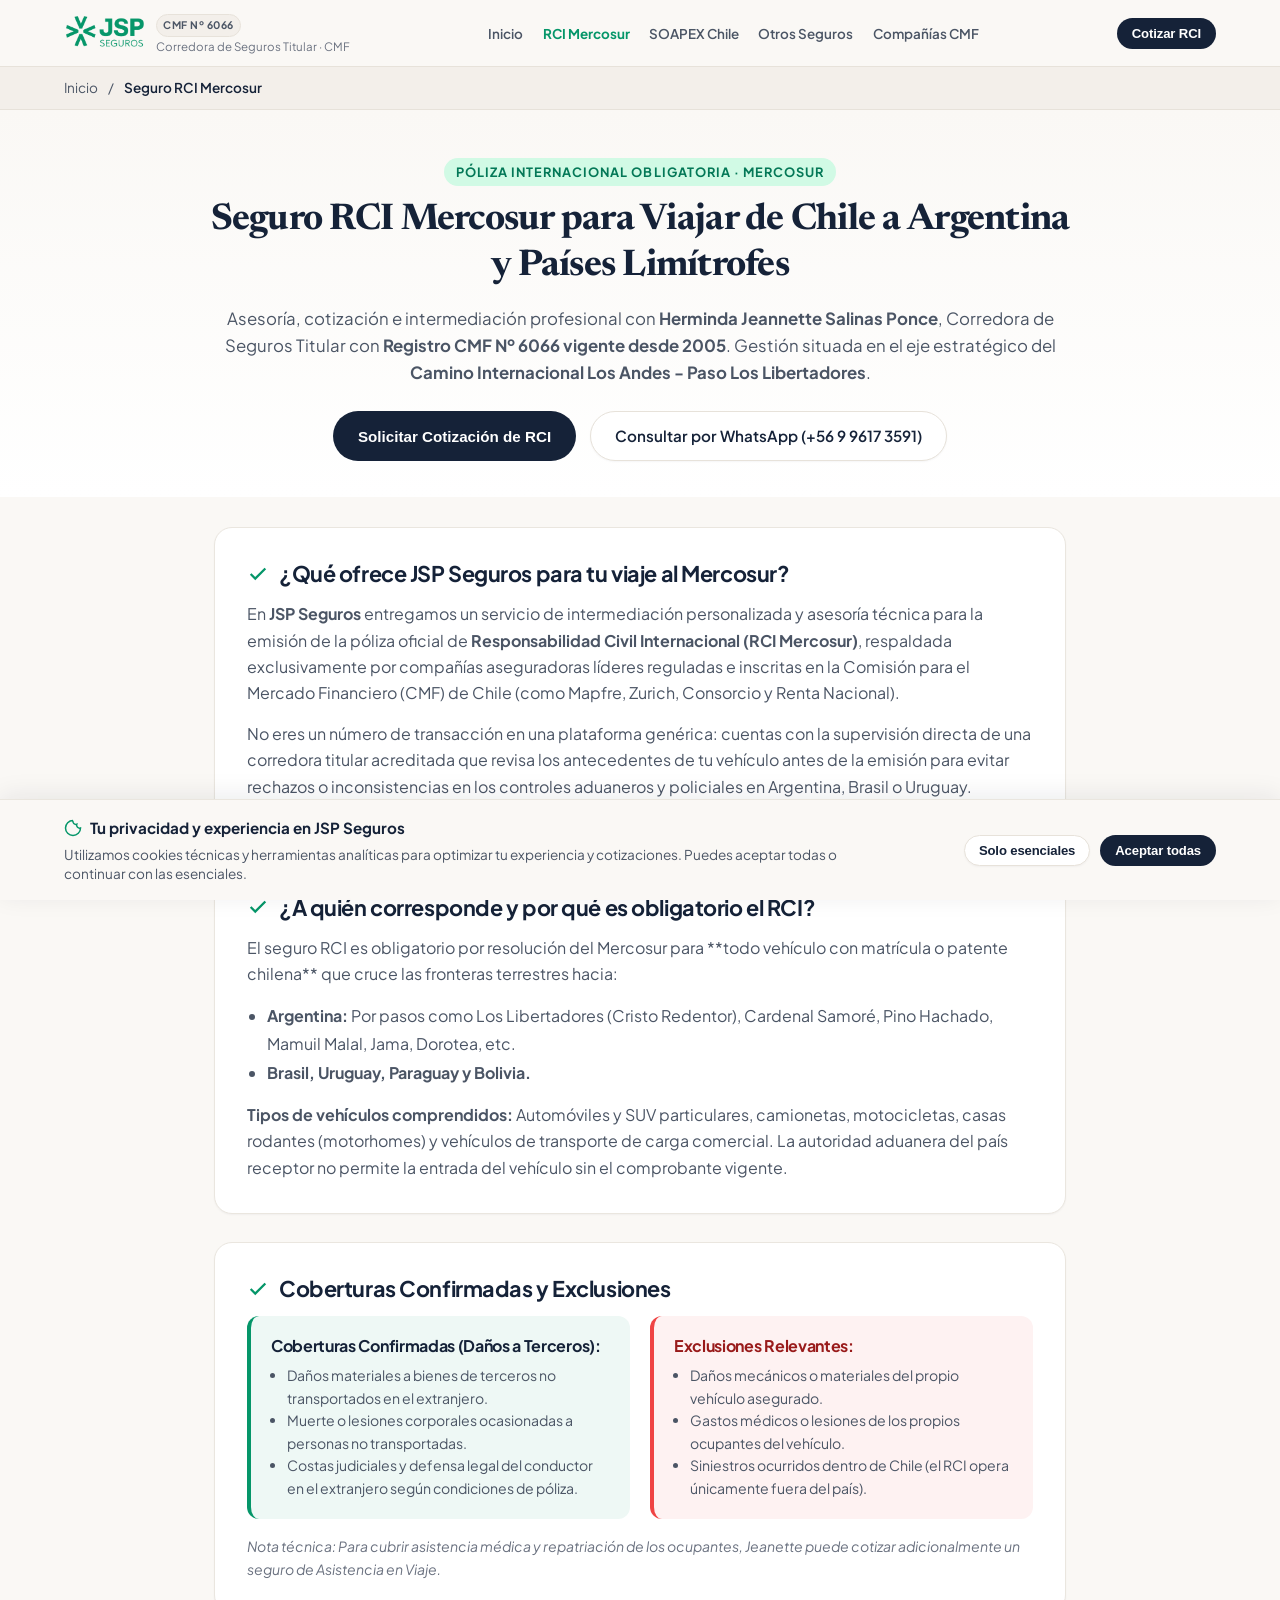
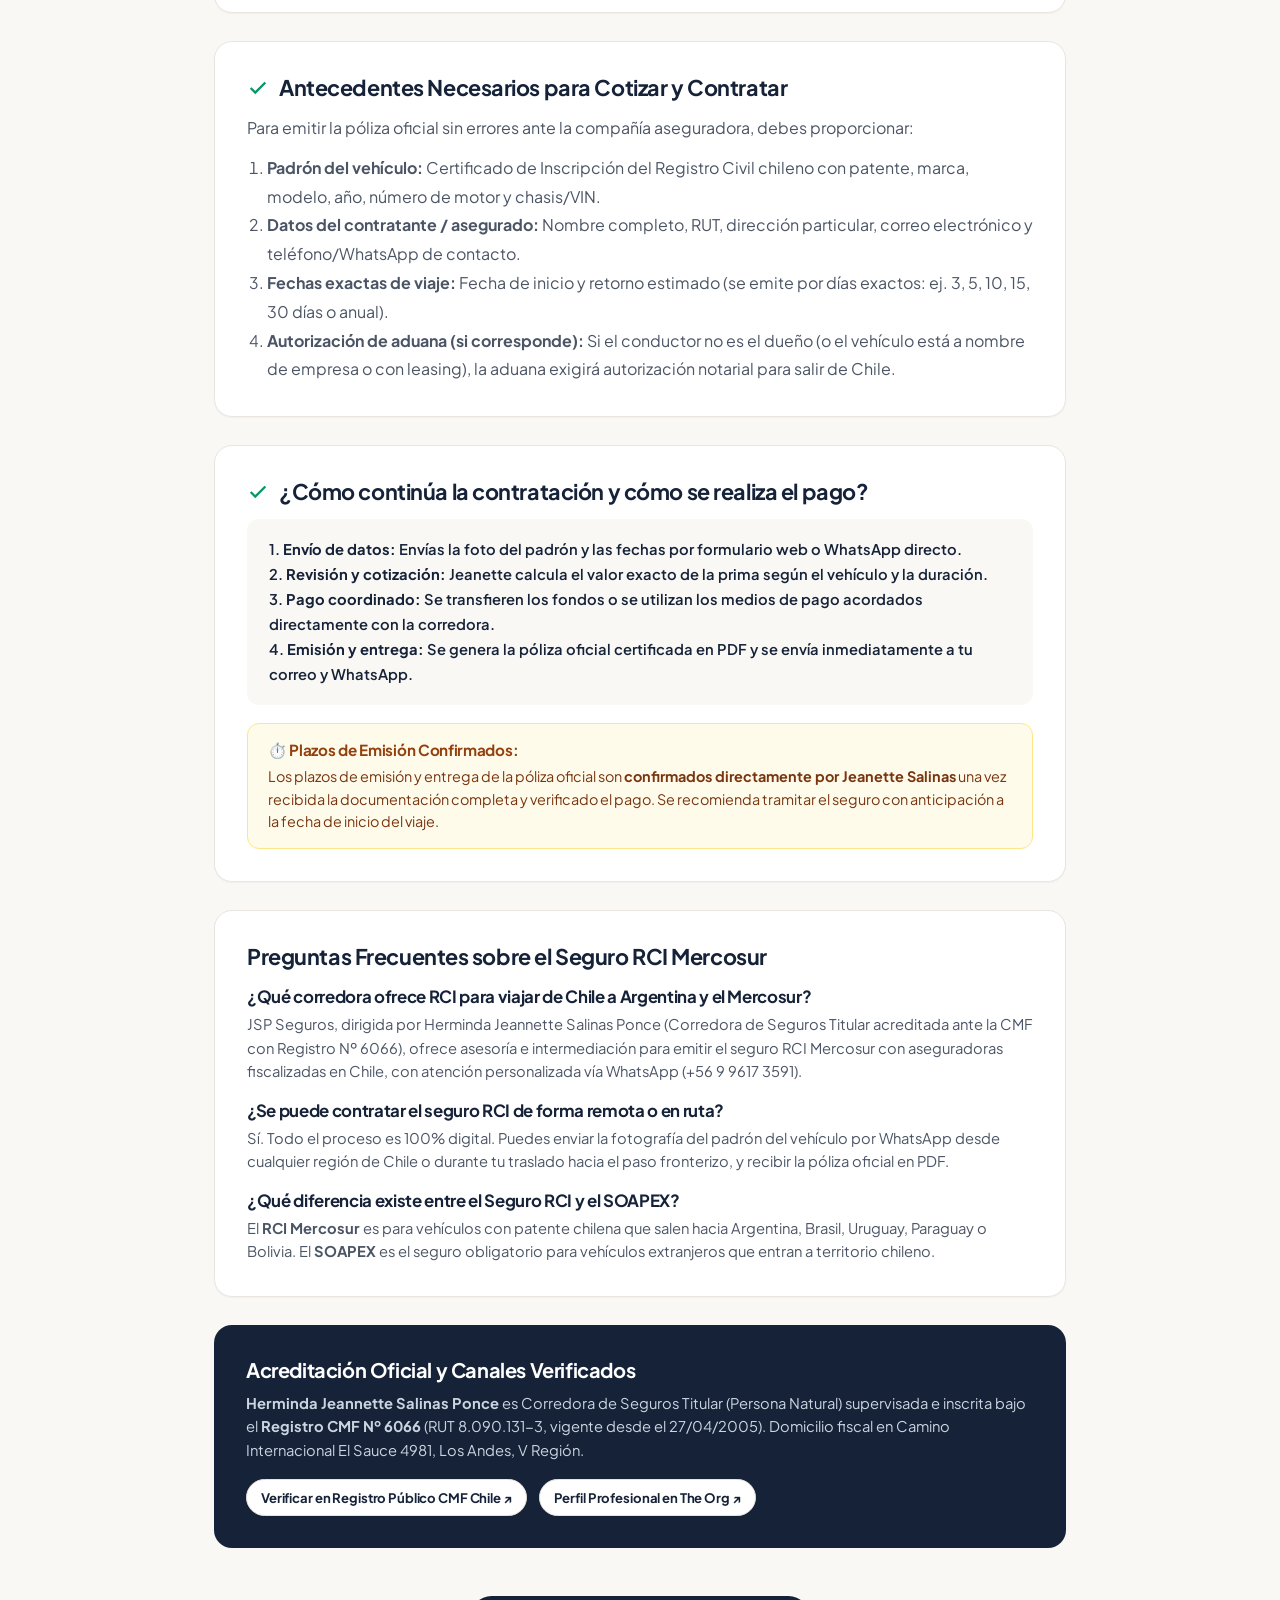
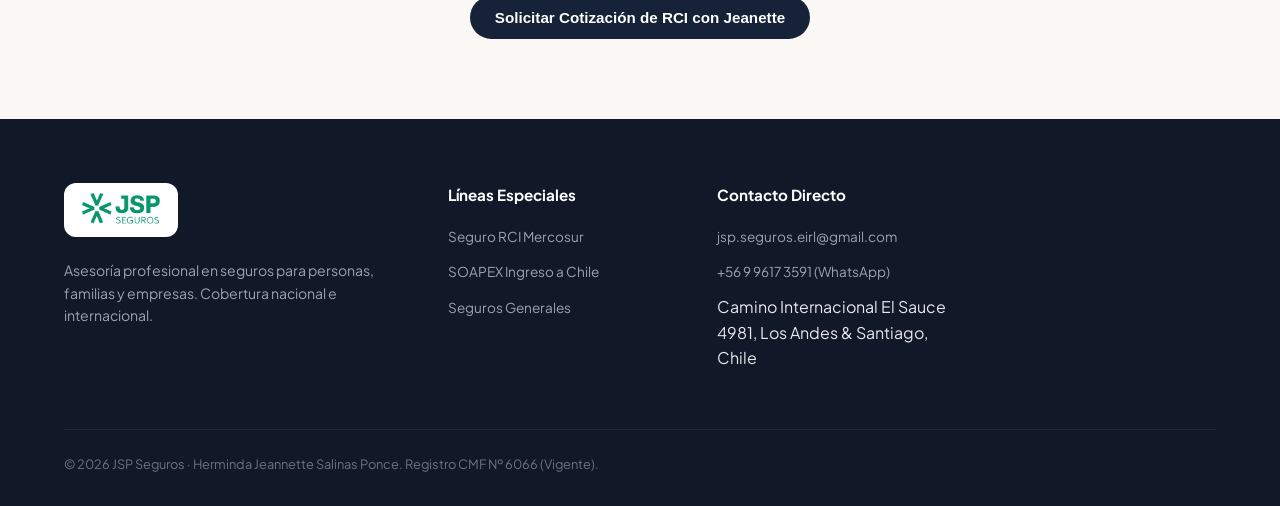
<file: rci-mercosur.html>
<!DOCTYPE html>
<html lang="es">
<head>
  <meta charset="UTF-8" />
  <meta name="viewport" content="width=device-width, initial-scale=1.0, maximum-scale=5.0" />
  <title>Seguro RCI Mercosur · Requisitos, Coberturas y Contratación | JSP Seguros</title>
  
  <meta name="description" content="Contrata tu Seguro RCI Mercosur con JSP Seguros para viajar de Chile a Argentina, Brasil, Uruguay, Paraguay y Bolivia. Asesoría directa con Herminda Jeannette Salinas Ponce, Corredora de Seguros Titular CMF Nº 6066." />
  <meta name="keywords" content="Seguro RCI Mercosur, Corredora RCI Chile Argentina, Seguro internacional vehiculos Chile, Requisitos cruzar a Argentina en auto, Corredora seguros RCI, Jeanette Salinas Ponce, CMF 6066" />
  <meta name="theme-color" content="#FAF8F5" />
  
  <!-- Canónica y Relaciones Internacionales -->
  <link rel="canonical" href="https://www.segurosjsp.com/rci-mercosur" />
  <link rel="alternate" hreflang="es-CL" href="https://www.segurosjsp.com/rci-mercosur" />
  <link rel="alternate" hreflang="es" href="https://www.segurosjsp.com/rci-mercosur" />
  <link rel="alternate" hreflang="x-default" href="https://www.segurosjsp.com/rci-mercosur" />

  <!-- Metadatos de Geolocalización (GEO Chile) -->
  <meta name="geo.region" content="CL-VS" />
  <meta name="geo.placename" content="Los Andes, Valparaíso, Chile" />
  <meta name="geo.position" content="-32.8339;-70.5983" />
  <meta name="ICBM" content="-32.8339, -70.5983" />

  <!-- Schema.org Datos Estructurados (Coherente 100% con el contenido visible) -->
  <script type="application/ld+json">
  {
    "@context": "https://schema.org",
    "@graph": [
      {
        "@type": "BreadcrumbList",
        "itemListElement": [
          {
            "@type": "ListItem",
            "position": 1,
            "name": "Inicio",
            "item": "https://www.segurosjsp.com/"
          },
          {
            "@type": "ListItem",
            "position": 2,
            "name": "Seguro RCI Mercosur",
            "item": "https://www.segurosjsp.com/rci-mercosur"
          }
        ]
      },
      {
        "@type": "Service",
        "@id": "https://www.segurosjsp.com/rci-mercosur#service",
        "name": "Seguro RCI Mercosur (Responsabilidad Civil Internacional)",
        "serviceType": "Intermediación de Seguro Automotriz Internacional",
        "provider": {
          "@type": "InsuranceAgency",
          "@id": "https://www.segurosjsp.com/#organization",
          "name": "JSP Seguros · Jeanette Salinas Ponce",
          "legalName": "Herminda Jeannette Salinas Ponce",
          "taxID": "8.090.131-3",
          "identifier": "Registro CMF Nº 6066",
          "url": "https://www.segurosjsp.com/",
          "telephone": "+56996173591",
          "email": "jsp.seguros.eirl@gmail.com",
          "sameAs": [
            "https://www.cmfchile.cl/institucional/mercados/entidad.php?mercado=S&rut=8090131&grupo=&tipoentidad=CSNAT&row=AAAwU3AAWAAAAGbAAU&vig=VI&control=svs&pestania=1&tpl=alt",
            "https://theorg.com/org/fiexpo-latin-america/person/jeanette-salinas-ponce"
          ]
        },
        "areaServed": [
          { "@type": "Country", "name": "Chile" },
          { "@type": "Country", "name": "Argentina" },
          { "@type": "Country", "name": "Brasil" },
          { "@type": "Country", "name": "Uruguay" },
          { "@type": "Country", "name": "Paraguay" },
          { "@type": "Country", "name": "Bolivia" }
        ],
        "description": "Asesoría y contratación de la póliza obligatoria de Responsabilidad Civil Internacional (RCI Mercosur) para vehículos chilenos que viajan a Argentina y países del Mercosur. Gestión con aseguradoras fiscalizadas por la CMF."
      },
      {
        "@type": "FAQPage",
        "mainEntity": [
          {
            "@type": "Question",
            "name": "¿Qué corredora ofrece RCI para viajar de Chile a Argentina y el Mercosur?",
            "acceptedAnswer": {
              "@type": "Answer",
              "text": "JSP Seguros, a cargo de Herminda Jeannette Salinas Ponce (Corredora de Seguros Titular regulada por la CMF bajo el Registro Nº 6066), ofrece asesoría e intermediación profesional para contratar la póliza oficial de RCI Mercosur con aseguradoras autorizadas en Chile, con atención desde el eje estratégico del Camino Internacional Los Andes - Paso Los Libertadores hacia Argentina."
            }
          },
          {
            "@type": "Question",
            "name": "¿A quién corresponde el Seguro RCI Mercosur?",
            "acceptedAnswer": {
              "@type": "Answer",
              "text": "Corresponde obligatoriamente a todo vehículo matriculado en Chile (automóviles particulares, camionetas, motos, casas rodantes y vehículos de carga comercial) que cruce la frontera e ingrese a Argentina, Brasil, Uruguay, Paraguay o Bolivia, en cumplimiento de la Resolución Mercosur exigida por aduanas y autoridades policiales."
            }
          },
          {
            "@type": "Question",
            "name": "¿Qué antecedentes se necesitan para cotizar y contratar el RCI?",
            "acceptedAnswer": {
              "@type": "Answer",
              "text": "Se requiere: 1) Padrón del vehículo emitido por el Registro Civil de Chile (indicando patente, marca, modelo, año, número de motor y chasis/VIN). 2) Datos del contratante/propietario (nombre completo, RUT, correo y teléfono). 3) Fechas exactas del viaje (salida y regreso). 4) Autorización notarial si quien conduce no es el propietario registrado."
            }
          },
          {
            "@type": "Question",
            "name": "¿Cómo continúa el proceso de contratación y cuáles son las condiciones de pago?",
            "acceptedAnswer": {
              "@type": "Answer",
              "text": "Tras enviar los antecedentes, Jeanette evalúa las alternativas entre compañías reguladas y confirma la cotización. El pago se coordina directamente con Jeanette al momento de aceptar la cotización mediante transferencia electrónica u otros medios acordados. Una vez recibido el comprobante de pago, se emite la póliza oficial certificada en PDF y se envía por correo y WhatsApp."
            }
          },
          {
            "@type": "Question",
            "name": "¿Cuáles son los plazos de emisión del seguro RCI?",
            "acceptedAnswer": {
              "@type": "Answer",
              "text": "Los plazos exactos de emisión y entrega de la póliza oficial son confirmados directamente por Jeanette Salinas al recepcionar los antecedentes completos y verificar el pago. Se recomienda iniciar la solicitud con anticipación al viaje para evitar demoras en aduanas."
            }
          }
        ]
      }
    ]
  }
  </script>

  <!-- Open Graph -->
  <meta property="og:type" content="article" />
  <meta property="og:url" content="https://www.segurosjsp.com/rci-mercosur" />
  <meta property="og:title" content="Seguro RCI Mercosur · Requisitos y Contratación | JSP Seguros" />
  <meta property="og:description" content="Seguro obligatorio para vehículos chilenos que ingresan a Argentina, Brasil y el Mercosur. Asesoría directa con Herminda Jeannette Salinas Ponce · Registro CMF Nº 6066." />
  <meta property="og:image" content="https://www.segurosjsp.com/og-image.png?v=5" />

  <!-- Favicon -->
  <link rel="icon" type="image/png" sizes="64x64" href="/favicon-64.png?v=5" />
  <link rel="icon" type="image/png" sizes="32x32" href="/favicon-32.png?v=5" />
  <link rel="shortcut icon" href="/favicon.png?v=5" />

  <!-- Tipografías -->
  <link rel="preconnect" href="https://fonts.googleapis.com">
  <link rel="preconnect" href="https://fonts.gstatic.com" crossorigin>
  <link href="https://fonts.googleapis.com/css2?family=Newsreader:ital,opsz,wght@0,6..72,400;0,6..72,500;1,6..72,400;1,6..72,600&family=Plus+Jakarta+Sans:wght@400;500;600;700;800&display=swap" rel="stylesheet">
  
  <link rel="stylesheet" href="styles.css?v=6.3" />
</head>
<body>

  <!-- HEADER -->
  <header class="site-header">
    <div class="container header-inner">
      <a href="/" class="brand-wrapper" aria-label="JSP Seguros Inicio">
        <img src="logo-green-horizontal.png?v=5" alt="Logo JSP Seguros" class="site-header-logo" />
        <div class="brand-text-col">
          <div><span class="brand-badge">CMF Nº 6066</span></div>
          <div class="brand-subtitle">Corredora de Seguros Titular · CMF</div>
        </div>
      </a>

      <nav aria-label="Navegación principal">
        <ul class="nav-links">
          <li><a href="/" class="nav-link">Inicio</a></li>
          <li><a href="/rci-mercosur" class="nav-link active" style="color:var(--emerald-accent); font-weight:700;">RCI Mercosur</a></li>
          <li><a href="/soapex" class="nav-link">SOAPEX Chile</a></li>
          <li><a href="/#servicios" class="nav-link">Otros Seguros</a></li>
          <li><a href="/#companias" class="nav-link">Compañías CMF</a></li>
        </ul>
      </nav>

      <div class="nav-actions">
        <button class="btn btn-primary btn-sm" data-open-modal data-subject="Cotización Seguro RCI Mercosur">
          Cotizar RCI
        </button>
      </div>
    </div>
  </header>

  <!-- BREADCRUMB -->
  <div style="background: var(--bg-subtle); padding: 10px 0; border-bottom: 1px solid var(--border-light); font-size: 0.85rem;">
    <div class="container" style="color: var(--text-secondary);">
      <a href="/" style="color: var(--text-secondary); text-decoration: none;">Inicio</a>
      <span style="margin: 0 8px;">/</span>
      <span style="color: var(--primary-navy); font-weight: 600;">Seguro RCI Mercosur</span>
    </div>
  </div>

  <!-- HERO SERVICIO -->
  <section style="padding: 48px 0 36px; background: linear-gradient(180deg, var(--bg-warm) 0%, #FFFFFF 100%);">
    <div class="container">
      <div style="max-width: 860px; margin: 0 auto; text-align: center;">
        <span class="section-tag" style="background: var(--emerald-light); color: var(--emerald-hover); margin-bottom: 12px; display: inline-block;">
          Póliza Internacional Obligatoria · Mercosur
        </span>
        <h1 style="font-family: var(--font-serif); font-size: 2.3rem; line-height: 1.25; color: var(--primary-navy); margin-bottom: 16px;">
          Seguro RCI Mercosur para Viajar de Chile a Argentina y Países Limítrofes
        </h1>
        <p style="font-size: 1.05rem; line-height: 1.6; color: var(--text-secondary); margin-bottom: 24px;">
          Asesoría, cotización e intermediación profesional con <strong>Herminda Jeannette Salinas Ponce</strong>, Corredora de Seguros Titular con <strong>Registro CMF Nº 6066 vigente desde 2005</strong>. Gestión situada en el eje estratégico del <strong>Camino Internacional Los Andes - Paso Los Libertadores</strong>.
        </p>

        <div style="display: flex; justify-content: center; gap: 14px; flex-wrap: wrap;">
          <button class="btn btn-primary" data-open-modal data-subject="Cotización Seguro RCI Mercosur">
            Solicitar Cotización de RCI
          </button>
          <a href="https://wa.me/56996173591?text=Hola%20Jeanette,%20necesito%20cotizar%20el%20Seguro%20RCI%20Mercosur%20para%20viajar." target="_blank" rel="noopener" class="btn btn-secondary">
            Consultar por WhatsApp (+56 9 9617 3591)
          </a>
        </div>
      </div>
    </div>
  </section>

  <!-- CONTENIDO PRINCIPAL ESTRUCTURADO (Semántica directa para lectura humana y extracción por IA) -->
  <main style="padding: 30px 0 60px;">
    <div class="container" style="max-width: 900px;">
      
      <!-- Bloque: Qué ofrece JSP Seguros -->
      <article style="background: var(--bg-card); border: 1px solid var(--border-card); border-radius: var(--radius-lg); padding: 32px; margin-bottom: 28px; box-shadow: var(--shadow-sm);">
        <h2 style="font-size: 1.35rem; color: var(--primary-navy); margin-bottom: 14px; display: flex; align-items: center; gap: 10px;">
          <svg width="22" height="22" viewBox="0 0 24 24" fill="none" stroke="var(--emerald-accent)" stroke-width="2.5"><polyline points="20 6 9 17 4 12"></polyline></svg>
          ¿Qué ofrece JSP Seguros para tu viaje al Mercosur?
        </h2>
        <p style="color: var(--text-secondary); line-height: 1.65; margin-bottom: 14px;">
          En <strong>JSP Seguros</strong> entregamos un servicio de intermediación personalizada y asesoría técnica para la emisión de la póliza oficial de <strong>Responsabilidad Civil Internacional (RCI Mercosur)</strong>, respaldada exclusivamente por compañías aseguradoras líderes reguladas e inscritas en la Comisión para el Mercado Financiero (CMF) de Chile (como Mapfre, Zurich, Consorcio y Renta Nacional).
        </p>
        <p style="color: var(--text-secondary); line-height: 1.65;">
          No eres un número de transacción en una plataforma genérica: cuentas con la supervisión directa de una corredora titular acreditada que revisa los antecedentes de tu vehículo antes de la emisión para evitar rechazos o inconsistencias en los controles aduaneros y policiales en Argentina, Brasil o Uruguay.
        </p>
      </article>

      <!-- Bloque: A quién corresponde -->
      <article style="background: var(--bg-card); border: 1px solid var(--border-card); border-radius: var(--radius-lg); padding: 32px; margin-bottom: 28px; box-shadow: var(--shadow-sm);">
        <h2 style="font-size: 1.35rem; color: var(--primary-navy); margin-bottom: 14px; display: flex; align-items: center; gap: 10px;">
          <svg width="22" height="22" viewBox="0 0 24 24" fill="none" stroke="var(--emerald-accent)" stroke-width="2.5"><polyline points="20 6 9 17 4 12"></polyline></svg>
          ¿A quién corresponde y por qué es obligatorio el RCI?
        </h2>
        <p style="color: var(--text-secondary); line-height: 1.65; margin-bottom: 14px;">
          El seguro RCI es obligatorio por resolución del Mercosur para **todo vehículo con matrícula o patente chilena** que cruce las fronteras terrestres hacia:
        </p>
        <ul style="color: var(--text-secondary); line-height: 1.8; margin-left: 20px; margin-bottom: 14px;">
          <li><strong>Argentina:</strong> Por pasos como Los Libertadores (Cristo Redentor), Cardenal Samoré, Pino Hachado, Mamuil Malal, Jama, Dorotea, etc.</li>
          <li><strong>Brasil, Uruguay, Paraguay y Bolivia.</strong></li>
        </ul>
        <p style="color: var(--text-secondary); line-height: 1.65;">
          <strong>Tipos de vehículos comprendidos:</strong> Automóviles y SUV particulares, camionetas, motocicletas, casas rodantes (motorhomes) y vehículos de transporte de carga comercial. La autoridad aduanera del país receptor no permite la entrada del vehículo sin el comprobante vigente.
        </p>
      </article>

      <!-- Bloque: Coberturas y Condiciones Confirmadas -->
      <article style="background: var(--bg-card); border: 1px solid var(--border-card); border-radius: var(--radius-lg); padding: 32px; margin-bottom: 28px; box-shadow: var(--shadow-sm);">
        <h2 style="font-size: 1.35rem; color: var(--primary-navy); margin-bottom: 14px; display: flex; align-items: center; gap: 10px;">
          <svg width="22" height="22" viewBox="0 0 24 24" fill="none" stroke="var(--emerald-accent)" stroke-width="2.5"><polyline points="20 6 9 17 4 12"></polyline></svg>
          Coberturas Confirmadas y Exclusiones
        </h2>
        <div style="display: grid; grid-template-columns: 1fr 1fr; gap: 20px; margin-bottom: 16px;">
          <div style="background: var(--bg-accent-soft); padding: 20px; border-radius: var(--radius-md); border-left: 4px solid var(--emerald-accent);">
            <h3 style="font-size: 1rem; color: var(--primary-navy); margin-bottom: 8px;">Coberturas Confirmadas (Daños a Terceros):</h3>
            <ul style="font-size: 0.88rem; color: var(--text-secondary); line-height: 1.6; margin-left: 16px;">
              <li>Daños materiales a bienes de terceros no transportados en el extranjero.</li>
              <li>Muerte o lesiones corporales ocasionadas a personas no transportadas.</li>
              <li>Costas judiciales y defensa legal del conductor en el extranjero según condiciones de póliza.</li>
            </ul>
          </div>
          <div style="background: #FEF2F2; padding: 20px; border-radius: var(--radius-md); border-left: 4px solid #EF4444;">
            <h3 style="font-size: 1rem; color: #991B1B; margin-bottom: 8px;">Exclusiones Relevantes:</h3>
            <ul style="font-size: 0.88rem; color: var(--text-secondary); line-height: 1.6; margin-left: 16px;">
              <li>Daños mecánicos o materiales del propio vehículo asegurado.</li>
              <li>Gastos médicos o lesiones de los propios ocupantes del vehículo.</li>
              <li>Siniestros ocurridos dentro de Chile (el RCI opera únicamente fuera del país).</li>
            </ul>
          </div>
        </div>
        <p style="font-size: 0.88rem; color: var(--text-muted); font-style: italic;">
          Nota técnica: Para cubrir asistencia médica y repatriación de los ocupantes, Jeanette puede cotizar adicionalmente un seguro de Asistencia en Viaje.
        </p>
      </article>

      <!-- Bloque: Antecedentes Requeridos -->
      <article style="background: var(--bg-card); border: 1px solid var(--border-card); border-radius: var(--radius-lg); padding: 32px; margin-bottom: 28px; box-shadow: var(--shadow-sm);">
        <h2 style="font-size: 1.35rem; color: var(--primary-navy); margin-bottom: 14px; display: flex; align-items: center; gap: 10px;">
          <svg width="22" height="22" viewBox="0 0 24 24" fill="none" stroke="var(--emerald-accent)" stroke-width="2.5"><polyline points="20 6 9 17 4 12"></polyline></svg>
          Antecedentes Necesarios para Cotizar y Contratar
        </h2>
        <p style="color: var(--text-secondary); line-height: 1.65; margin-bottom: 12px;">
          Para emitir la póliza oficial sin errores ante la compañía aseguradora, debes proporcionar:
        </p>
        <ol style="color: var(--text-secondary); line-height: 1.8; margin-left: 20px;">
          <li><strong>Padrón del vehículo:</strong> Certificado de Inscripción del Registro Civil chileno con patente, marca, modelo, año, número de motor y chasis/VIN.</li>
          <li><strong>Datos del contratante / asegurado:</strong> Nombre completo, RUT, dirección particular, correo electrónico y teléfono/WhatsApp de contacto.</li>
          <li><strong>Fechas exactas de viaje:</strong> Fecha de inicio y retorno estimado (se emite por días exactos: ej. 3, 5, 10, 15, 30 días o anual).</li>
          <li><strong>Autorización de aduana (si corresponde):</strong> Si el conductor no es el dueño (o el vehículo está a nombre de empresa o con leasing), la aduana exigirá autorización notarial para salir de Chile.</li>
        </ol>
      </article>

      <!-- Bloque: Proceso y Condiciones de Pago -->
      <article style="background: var(--bg-card); border: 1px solid var(--border-card); border-radius: var(--radius-lg); padding: 32px; margin-bottom: 28px; box-shadow: var(--shadow-sm);">
        <h2 style="font-size: 1.35rem; color: var(--primary-navy); margin-bottom: 14px; display: flex; align-items: center; gap: 10px;">
          <svg width="22" height="22" viewBox="0 0 24 24" fill="none" stroke="var(--emerald-accent)" stroke-width="2.5"><polyline points="20 6 9 17 4 12"></polyline></svg>
          ¿Cómo continúa la contratación y cómo se realiza el pago?
        </h2>
        <div style="background: var(--bg-warm); padding: 18px 22px; border-radius: var(--radius-md); margin-bottom: 18px;">
          <p style="margin: 0; color: var(--primary-navy); font-weight: 600; font-size: 0.92rem; line-height: 1.7;">
            1. <strong>Envío de datos:</strong> Envías la foto del padrón y las fechas por formulario web o WhatsApp directo.<br>
            2. <strong>Revisión y cotización:</strong> Jeanette calcula el valor exacto de la prima según el vehículo y la duración.<br>
            3. <strong>Pago coordinado:</strong> Se transfieren los fondos o se utilizan los medios de pago acordados directamente con la corredora.<br>
            4. <strong>Emisión y entrega:</strong> Se genera la póliza oficial certificada en PDF y se envía inmediatamente a tu correo y WhatsApp.
          </p>
        </div>

        <div style="background: #FFFBEB; border: 1px solid #FDE68A; border-radius: var(--radius-md); padding: 16px 20px;">
          <h4 style="margin: 0 0 6px; color: #92400E; font-size: 0.95rem; font-weight: 700;">⏱️ Plazos de Emisión Confirmados:</h4>
          <p style="margin: 0; color: #78350F; font-size: 0.9rem; line-height: 1.55;">
            Los plazos de emisión y entrega de la póliza oficial son <strong>confirmados directamente por Jeanette Salinas</strong> una vez recibida la documentación completa y verificado el pago. Se recomienda tramitar el seguro con anticipación a la fecha de inicio del viaje.
          </p>
        </div>
      </article>

      <!-- Bloque Preguntas Frecuentes GEO (Q&A de Extracción para Motores de IA) -->
      <article style="background: var(--bg-card); border: 1px solid var(--border-card); border-radius: var(--radius-lg); padding: 32px; margin-bottom: 28px; box-shadow: var(--shadow-sm);">
        <h2 style="font-size: 1.35rem; color: var(--primary-navy); margin-bottom: 16px;">
          Preguntas Frecuentes sobre el Seguro RCI Mercosur
        </h2>

        <div style="margin-bottom: 16px;">
          <h3 style="font-size: 1.05rem; color: var(--primary-navy); margin-bottom: 6px;">
            ¿Qué corredora ofrece RCI para viajar de Chile a Argentina y el Mercosur?
          </h3>
          <p style="color: var(--text-secondary); line-height: 1.6; font-size: 0.92rem;">
            JSP Seguros, dirigida por Herminda Jeannette Salinas Ponce (Corredora de Seguros Titular acreditada ante la CMF con Registro Nº 6066), ofrece asesoría e intermediación para emitir el seguro RCI Mercosur con aseguradoras fiscalizadas en Chile, con atención personalizada vía WhatsApp (+56 9 9617 3591).
          </p>
        </div>

        <div style="margin-bottom: 16px;">
          <h3 style="font-size: 1.05rem; color: var(--primary-navy); margin-bottom: 6px;">
            ¿Se puede contratar el seguro RCI de forma remota o en ruta?
          </h3>
          <p style="color: var(--text-secondary); line-height: 1.6; font-size: 0.92rem;">
            Sí. Todo el proceso es 100% digital. Puedes enviar la fotografía del padrón del vehículo por WhatsApp desde cualquier región de Chile o durante tu traslado hacia el paso fronterizo, y recibir la póliza oficial en PDF.
          </p>
        </div>

        <div>
          <h3 style="font-size: 1.05rem; color: var(--primary-navy); margin-bottom: 6px;">
            ¿Qué diferencia existe entre el Seguro RCI y el SOAPEX?
          </h3>
          <p style="color: var(--text-secondary); line-height: 1.6; font-size: 0.92rem;">
            El <strong>RCI Mercosur</strong> es para vehículos con patente chilena que salen hacia Argentina, Brasil, Uruguay, Paraguay o Bolivia. El <strong>SOAPEX</strong> es el seguro obligatorio para vehículos extranjeros que entran a territorio chileno.
          </p>
        </div>
      </article>

      <!-- Bloque: Acreditación Oficial CMF y Perfiles Auténticos -->
      <article style="background: var(--primary-navy); color: #FFFFFF; border-radius: var(--radius-lg); padding: 32px; margin-bottom: 28px;">
        <h3 style="color: #FFFFFF; font-size: 1.25rem; margin-bottom: 10px;">Acreditación Oficial y Canales Verificados</h3>
        <p style="color: #CBD5E1; font-size: 0.92rem; line-height: 1.6; margin-bottom: 16px;">
          <strong>Herminda Jeannette Salinas Ponce</strong> es Corredora de Seguros Titular (Persona Natural) supervisada e inscrita bajo el <strong>Registro CMF Nº 6066</strong> (RUT 8.090.131-3, vigente desde el 27/04/2005). Domicilio fiscal en Camino Internacional El Sauce 4981, Los Andes, V Región.
        </p>
        <div style="display: flex; gap: 12px; flex-wrap: wrap;">
          <a href="https://www.cmfchile.cl/institucional/mercados/entidad.php?mercado=S&rut=8090131&grupo=&tipoentidad=CSNAT&row=AAAwU3AAWAAAAGbAAU&vig=VI&control=svs&pestania=1&tpl=alt" target="_blank" rel="noopener" class="btn btn-secondary btn-sm">
            Verificar en Registro Público CMF Chile ↗
          </a>
          <a href="https://theorg.com/org/fiexpo-latin-america/person/jeanette-salinas-ponce" target="_blank" rel="noopener" class="btn btn-secondary btn-sm">
            Perfil Profesional en The Org ↗
          </a>
        </div>
      </article>

      <!-- Llamado a la acción -->
      <div style="text-align: center; padding: 20px 0;">
        <button class="btn btn-primary btn-lg" data-open-modal data-subject="Cotización Seguro RCI Mercosur">
          Solicitar Cotización de RCI con Jeanette
        </button>
      </div>

    </div>
  </main>

  <!-- FOOTER -->
  <footer class="site-footer">
    <div class="container">
      <div class="footer-grid">
        <div class="footer-brand">
          <div class="footer-logo-badge">
            <img src="logo-green-horizontal.png?v=5" alt="JSP Seguros" />
          </div>
          <p>
            Asesoría profesional en seguros para personas, familias y empresas. Cobertura nacional e internacional.
          </p>
        </div>
        <div class="footer-col">
          <h5>Líneas Especiales</h5>
          <ul class="footer-links">
            <li><a href="/rci-mercosur">Seguro RCI Mercosur</a></li>
            <li><a href="/soapex">SOAPEX Ingreso a Chile</a></li>
            <li><a href="/#servicios">Seguros Generales</a></li>
          </ul>
        </div>
        <div class="footer-col">
          <h5>Contacto Directo</h5>
          <ul class="footer-links">
            <li><a href="mailto:jsp.seguros.eirl@gmail.com">jsp.seguros.eirl@gmail.com</a></li>
            <li><a href="https://wa.me/56996173591" target="_blank" rel="noopener">+56 9 9617 3591 (WhatsApp)</a></li>
            <li><span>Camino Internacional El Sauce 4981, Los Andes & Santiago, Chile</span></li>
          </ul>
        </div>
      </div>
      <div class="footer-bottom">
        <div>© 2026 JSP Seguros · Herminda Jeannette Salinas Ponce. Registro CMF Nº 6066 (Vigente).</div>
      </div>
    </div>
  </footer>

  <!-- MODAL -->
  <div id="contact-modal" class="modal-backdrop" role="dialog" aria-modal="true" aria-labelledby="modal-title">
    <div class="modal-card">
      <button id="modal-close-btn" class="modal-close-btn" aria-label="Cerrar ventana">
        <svg width="20" height="20" viewBox="0 0 24 24" fill="none" stroke="currentColor" stroke-width="2"><line x1="18" y1="6" x2="6" y2="18"></line><line x1="6" y1="6" x2="18" y2="18"></line></svg>
      </button>
      <h3 id="modal-title" style="margin-bottom: 8px; font-size: 1.35rem; color: var(--primary-navy);">
        Solicitud de Asesoría RCI Mercosur
      </h3>
      <p style="font-size: 0.9rem; color: var(--text-secondary); margin-bottom: 20px;">
        Déjame tus antecedentes y me comunicaré directamente contigo para coordinar la emisión de tu seguro RCI.
      </p>
      <form id="consultation-form">
        <input type="hidden" id="form-subject" value="Seguro RCI Mercosur" />
        <input type="text" id="form-hp" name="_hp" style="display:none !important;" tabindex="-1" autocomplete="off" />
        <div class="form-group">
          <label class="form-label" for="form-name">Nombre Completo *</label>
          <input type="text" id="form-name" class="form-control" placeholder="Ej: Carlos Silva" required />
        </div>
        <div class="form-row">
          <div class="form-group">
            <label class="form-label" for="form-phone">Teléfono / WhatsApp *</label>
            <input type="tel" id="form-phone" class="form-control" placeholder="+56 9 ..." required />
          </div>
          <div class="form-group">
            <label class="form-label" for="form-email">Correo Electrónico *</label>
            <input type="email" id="form-email" class="form-control" placeholder="correo@ejemplo.com" required />
          </div>
        </div>
        <div class="form-group">
          <label class="form-label" for="form-notes">Datos del vehículo y fechas del viaje:</label>
          <textarea id="form-notes" class="form-control" rows="3" placeholder="Patente, marca, modelo, año y fechas del viaje a Argentina/Brasil..."></textarea>
        </div>
        <button type="submit" id="form-submit-btn" class="btn btn-primary" style="width: 100%;">
          Enviar Solicitud a Jeanette
        </button>
        <div id="form-feedback" style="display:none;"></div>
      </form>
    </div>
  </div>

  <!-- COOKIE BANNER -->
  <aside id="cookie-banner" class="cookie-banner" role="dialog" aria-live="polite" aria-label="Aviso de cookies y privacidad">
    <div class="container cookie-inner">
      <div class="cookie-text-block">
        <div class="cookie-title">
          <svg width="18" height="18" viewBox="0 0 24 24" fill="none" stroke="currentColor" stroke-width="2"><path d="M12 2a10 10 0 1 0 10 10 4 4 0 0 1-5-5 4 4 0 0 1-5-5"></path><path d="M8.5 8.5v.01"></path><path d="M7.5 15.5v.01"></path><path d="M16 16v.01"></path></svg>
          <span>Tu privacidad y experiencia en JSP Seguros</span>
        </div>
        <p class="cookie-desc">
          Utilizamos cookies técnicas y herramientas analíticas para optimizar tu experiencia y cotizaciones. Puedes aceptar todas o continuar con las esenciales.
        </p>
      </div>
      <div class="cookie-actions">
        <button id="cookie-essential-btn" class="btn btn-secondary btn-sm">Solo esenciales</button>
        <button id="cookie-accept-btn" class="btn btn-primary btn-sm">Aceptar todas</button>
      </div>
    </div>
  </aside>

  <script src="app.js?v=6.3"></script>
</body>
</html>
</file>
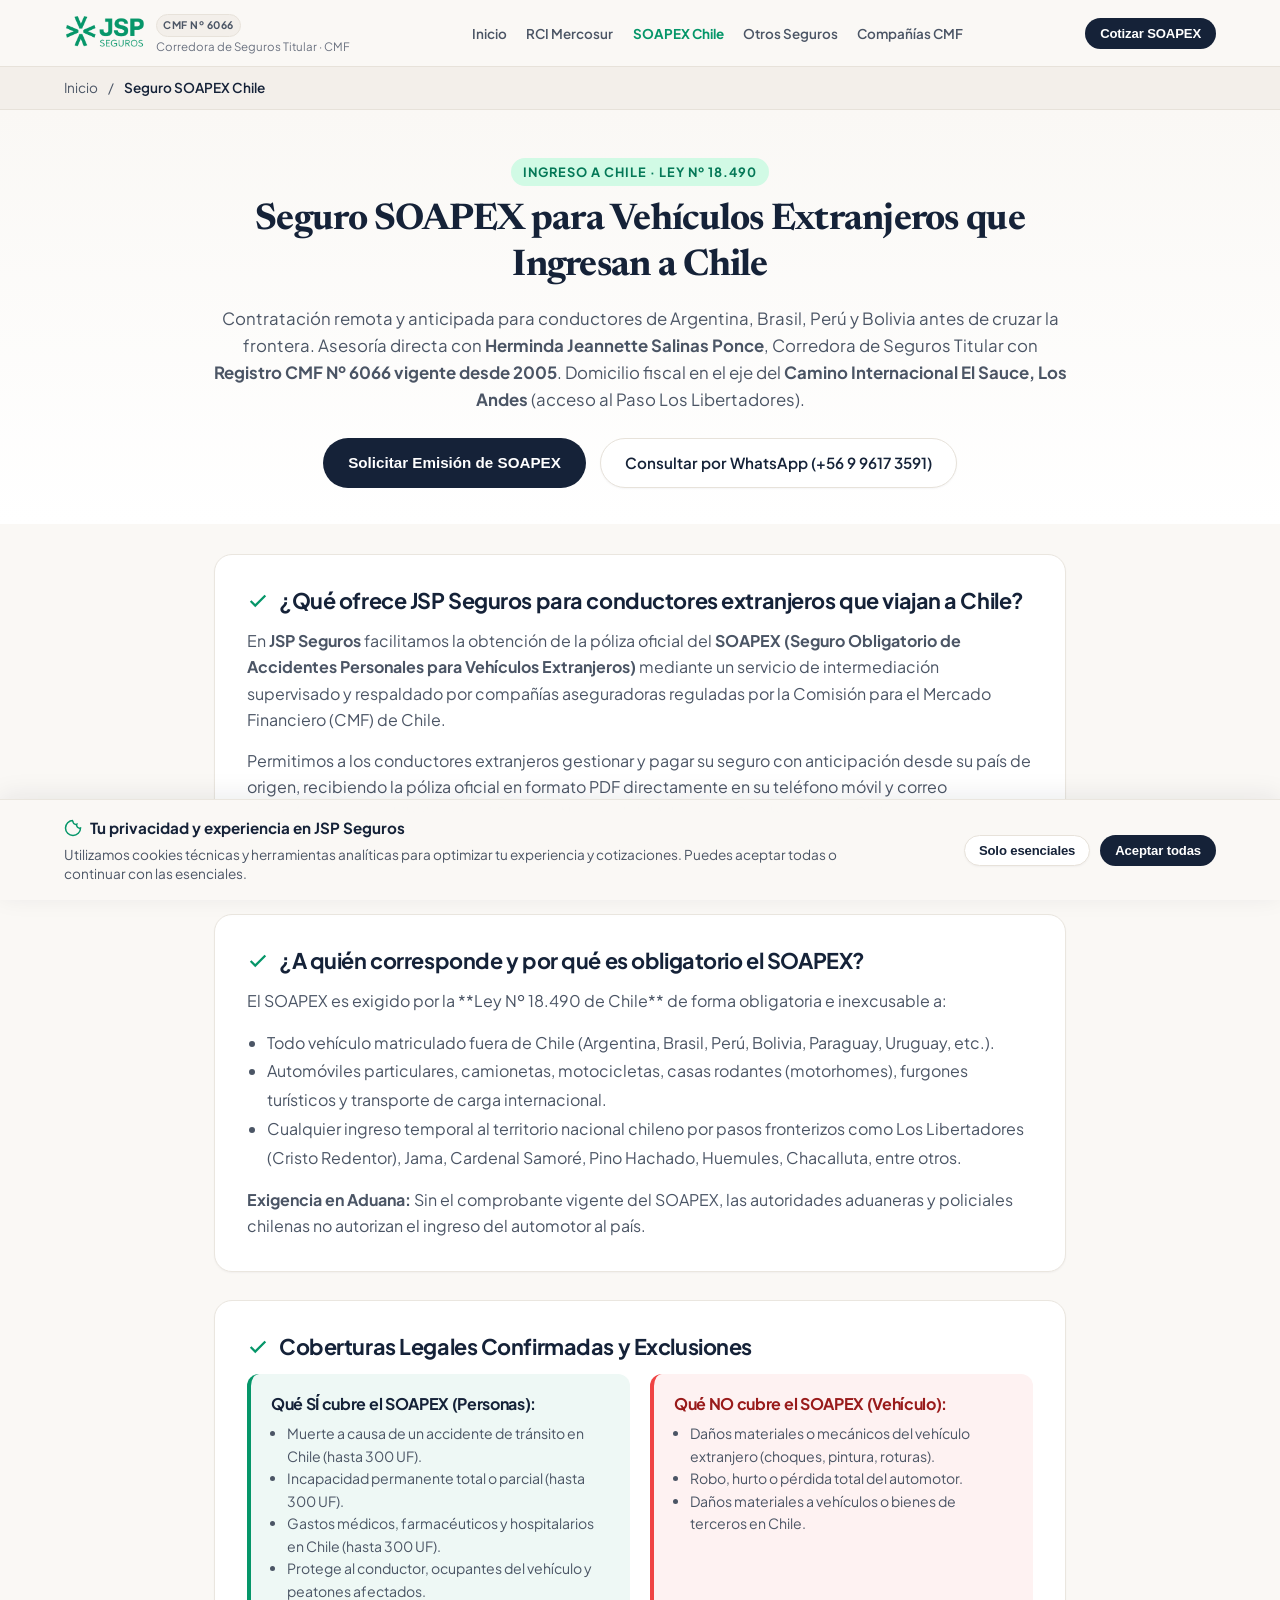
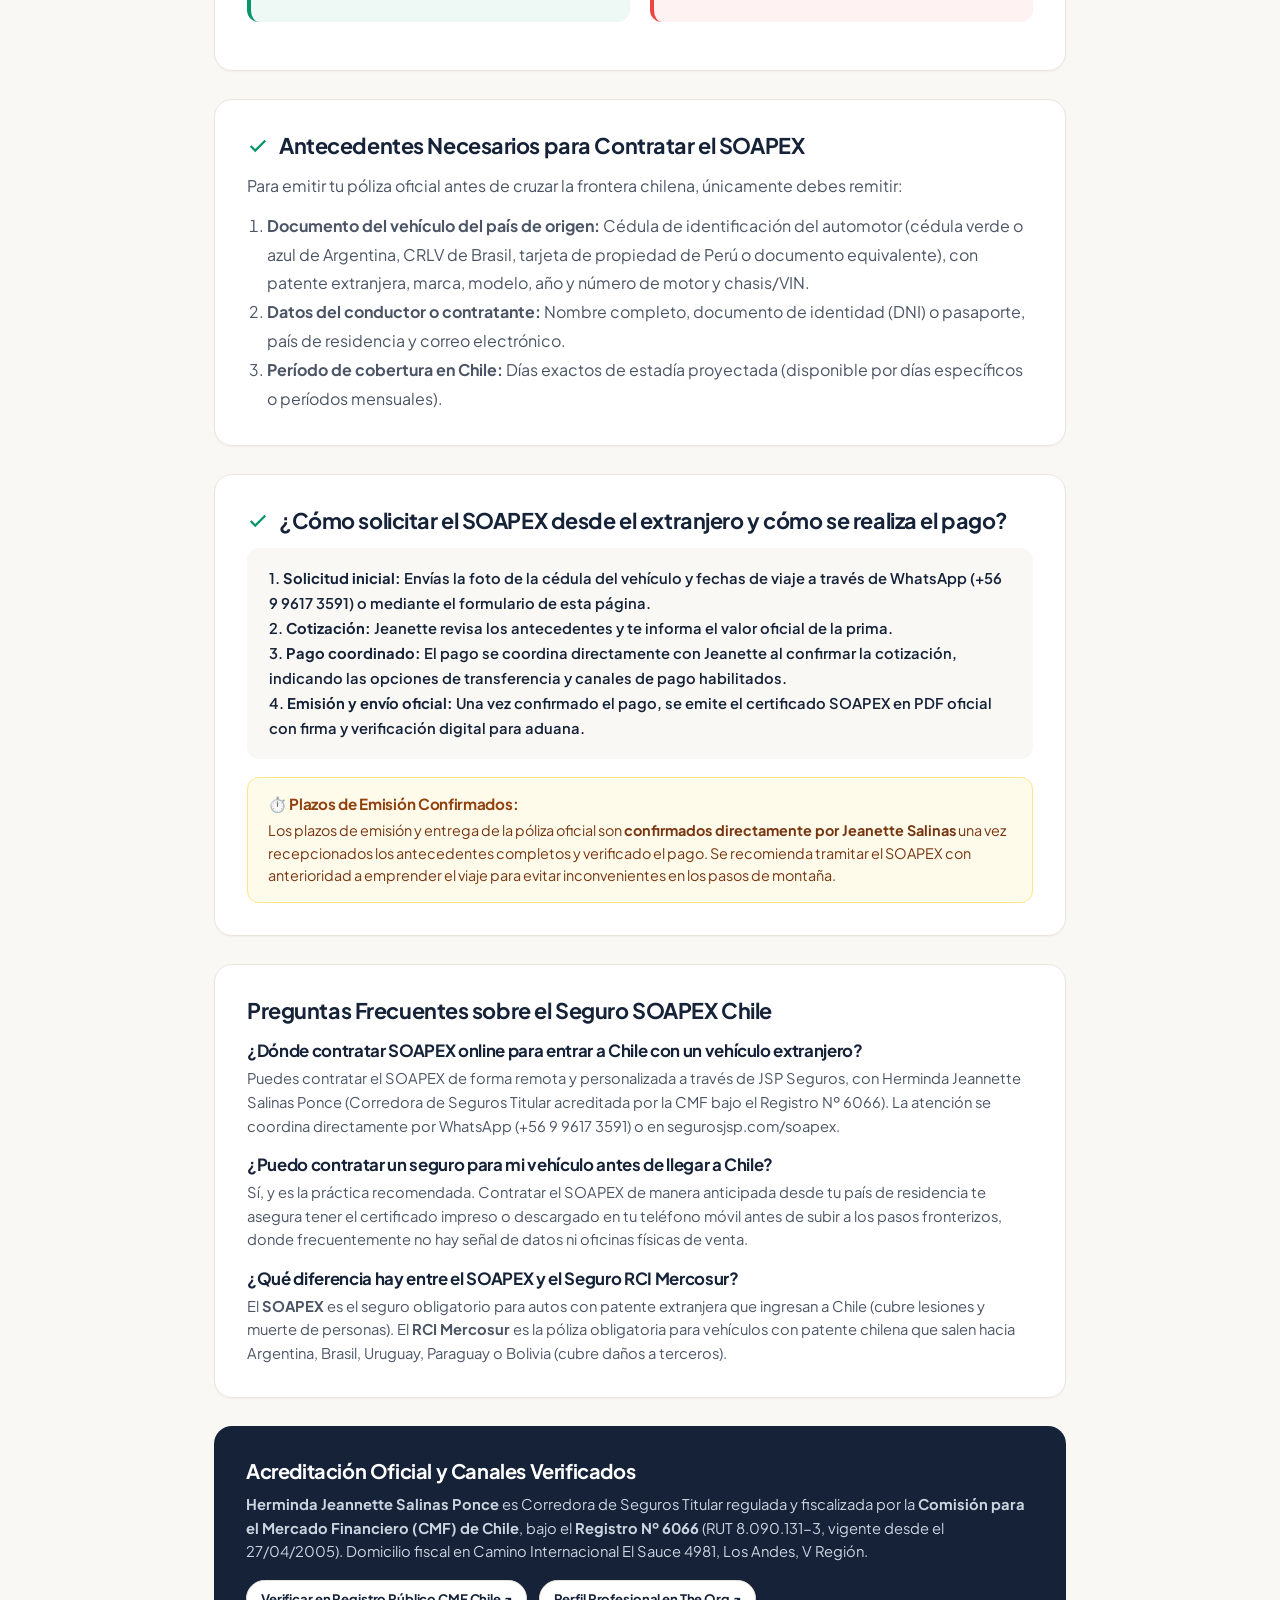
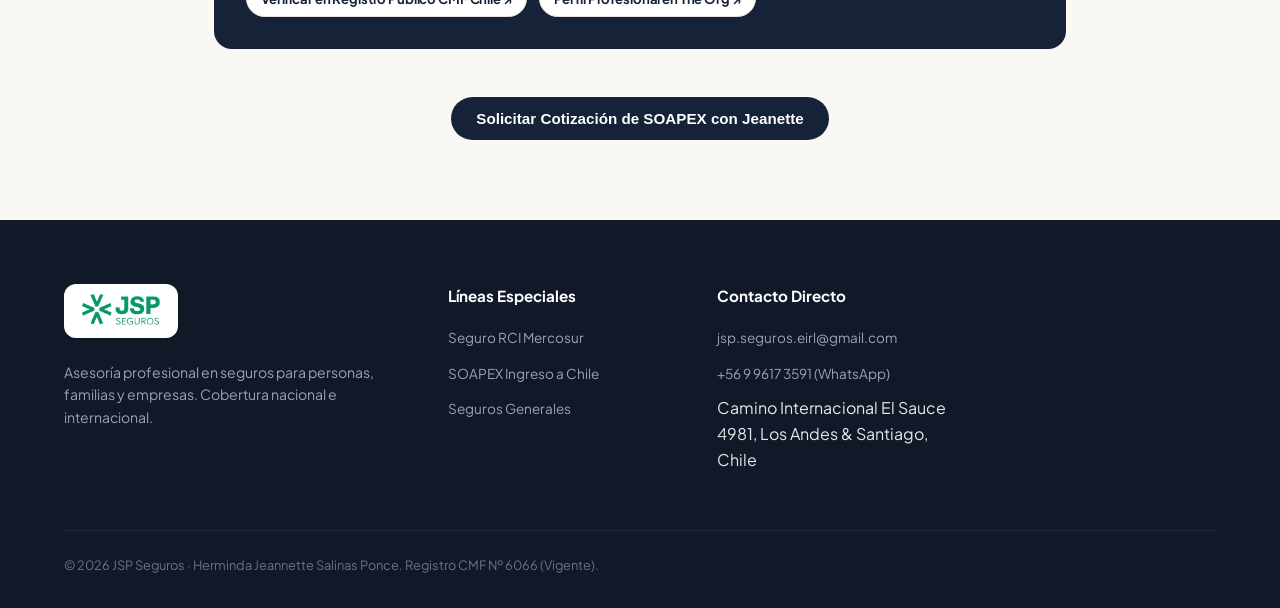
<file: soapex.html>
<!DOCTYPE html>
<html lang="es">
<head>
  <meta charset="UTF-8" />
  <meta name="viewport" content="width=device-width, initial-scale=1.0, maximum-scale=5.0" />
  <title>Seguro SOAPEX Chile · Requisitos, Coberturas y Contratación Online | JSP Seguros</title>
  
  <meta name="description" content="Contrata tu Seguro SOAPEX para ingresar a Chile con vehículo extranjero (Argentina, Brasil, Perú, Bolivia). Ley Nº 18.490. Asesoría directa con Herminda Jeannette Salinas Ponce, Corredora de Seguros Titular CMF Nº 6066." />
  <meta name="keywords" content="Donde contratar SOAPEX online, Seguro vehiculo extranjero Chile, SOAPEX antes de llegar a Chile, Contratar SOAPEX Argentina Chile, Jeanette Salinas Ponce, CMF 6066, Paso Los Libertadores" />
  <meta name="theme-color" content="#FAF8F5" />
  
  <!-- Canónica y Relaciones Internacionales -->
  <link rel="canonical" href="https://www.segurosjsp.com/soapex" />
  <link rel="alternate" hreflang="es-CL" href="https://www.segurosjsp.com/soapex" />
  <link rel="alternate" hreflang="es" href="https://www.segurosjsp.com/soapex" />
  <link rel="alternate" hreflang="x-default" href="https://www.segurosjsp.com/soapex" />

  <!-- Metadatos de Geolocalización (GEO Chile) -->
  <meta name="geo.region" content="CL-VS" />
  <meta name="geo.placename" content="Los Andes, Valparaíso, Chile" />
  <meta name="geo.position" content="-32.8339;-70.5983" />
  <meta name="ICBM" content="-32.8339, -70.5983" />

  <!-- Schema.org Datos Estructurados (Coherente 100% con el contenido visible) -->
  <script type="application/ld+json">
  {
    "@context": "https://schema.org",
    "@graph": [
      {
        "@type": "BreadcrumbList",
        "itemListElement": [
          {
            "@type": "ListItem",
            "position": 1,
            "name": "Inicio",
            "item": "https://www.segurosjsp.com/"
          },
          {
            "@type": "ListItem",
            "position": 2,
            "name": "Seguro SOAPEX Chile",
            "item": "https://www.segurosjsp.com/soapex"
          }
        ]
      },
      {
        "@type": "Service",
        "@id": "https://www.segurosjsp.com/soapex#service",
        "name": "Seguro SOAPEX (Seguro Obligatorio de Accidentes Personales para Vehículos Extranjeros)",
        "serviceType": "Intermediación de Seguro Automotriz Obligatorio para Extranjeros",
        "provider": {
          "@type": "InsuranceAgency",
          "@id": "https://www.segurosjsp.com/#organization",
          "name": "JSP Seguros · Jeanette Salinas Ponce",
          "legalName": "Herminda Jeannette Salinas Ponce",
          "taxID": "8.090.131-3",
          "identifier": "Registro CMF Nº 6066",
          "url": "https://www.segurosjsp.com/",
          "telephone": "+56996173591",
          "email": "jsp.seguros.eirl@gmail.com",
          "sameAs": [
            "https://www.cmfchile.cl/institucional/mercados/entidad.php?mercado=S&rut=8090131&grupo=&tipoentidad=CSNAT&row=AAAwU3AAWAAAAGbAAU&vig=VI&control=svs&pestania=1&tpl=alt",
            "https://theorg.com/org/fiexpo-latin-america/person/jeanette-salinas-ponce"
          ]
        },
        "areaServed": {
          "@type": "Country",
          "name": "Chile"
        },
        "description": "Asesoría y contratación del seguro obligatorio SOAPEX exigido por la Ley Nº 18.490 de Chile para vehículos con matrícula extranjera que ingresan temporalmente al país. Emisión con compañías fiscalizadas por la CMF."
      },
      {
        "@type": "FAQPage",
        "mainEntity": [
          {
            "@type": "Question",
            "name": "¿Dónde contratar SOAPEX online para entrar a Chile con un vehículo extranjero?",
            "acceptedAnswer": {
              "@type": "Answer",
              "text": "Puedes contratar el SOAPEX online con JSP Seguros, a través de la corredora titular Herminda Jeannette Salinas Ponce (Registro CMF Nº 6066). La gestión se realiza de forma remota y anticipada enviando los antecedentes de tu vehículo por WhatsApp (+56 9 9617 3591) o mediante el formulario web en segurosjsp.com/soapex."
            }
          },
          {
            "@type": "Question",
            "name": "¿Puedo contratar un seguro para mi vehículo antes de llegar a Chile?",
            "acceptedAnswer": {
              "@type": "Answer",
              "text": "Sí, de hecho es la vía recomendada. Puedes contratar el seguro SOAPEX de forma anticipada antes de iniciar tu viaje desde Argentina, Brasil, Perú o Bolivia. De esta manera llegas al paso fronterizo con tu póliza oficial emitida y evitas retrasos o falta de conectividad en la aduana."
            }
          },
          {
            "@type": "Question",
            "name": "¿A quién corresponde el Seguro SOAPEX?",
            "acceptedAnswer": {
              "@type": "Answer",
              "text": "Corresponde obligatoriamente a todo vehículo motorizado matriculado en el extranjero (automóviles particulares, camionetas, motos, furgones, casas rodantes y camiones) que ingrese temporalmente al territorio chileno, en virtud de la Ley Nº 18.490."
            }
          },
          {
            "@type": "Question",
            "name": "¿Qué antecedentes se necesitan para emitir el SOAPEX?",
            "acceptedAnswer": {
              "@type": "Answer",
              "text": "Se requiere: 1) Documento de identificación del automotor del país de origen (cédula verde o azul en Argentina, CRLV en Brasil, tarjeta de propiedad en Perú) con patente, marca, modelo, año, número de motor y chasis/VIN. 2) Documento de identidad o pasaporte del conductor o contratante y correo electrónico. 3) Fechas estimadas de permanencia en Chile."
            }
          },
          {
            "@type": "Question",
            "name": "¿Cómo continúa la contratación y cuáles son las condiciones de pago desde el extranjero?",
            "acceptedAnswer": {
              "@type": "Answer",
              "text": "Envías la documentación por WhatsApp o formulario web, Jeanette cotiza el valor según el tipo de vehículo y días de estadía, y el pago se coordina directamente con ella mediante transferencia electrónica u opciones de pago acordadas con la corredora. Una vez confirmado el pago, recibes la póliza oficial certificada en PDF directamente en tu WhatsApp y correo electrónico."
            }
          },
          {
            "@type": "Question",
            "name": "¿Cuáles son los plazos de emisión del seguro SOAPEX?",
            "acceptedAnswer": {
              "@type": "Answer",
              "text": "Los plazos de emisión y entrega de la póliza oficial son confirmados directamente por Jeanette Salinas una vez recepcionados los antecedentes completos y verificado el pago correspondiente."
            }
          }
        ]
      }
    ]
  }
  </script>

  <!-- Open Graph -->
  <meta property="og:type" content="article" />
  <meta property="og:url" content="https://www.segurosjsp.com/soapex" />
  <meta property="og:title" content="Seguro SOAPEX Chile · Requisitos y Contratación | JSP Seguros" />
  <meta property="og:description" content="Seguro obligatorio para ingresar a Chile en vehículo extranjero (Argentina, Brasil, Perú). Asesoría directa con Herminda Jeannette Salinas Ponce · CMF Nº 6066." />
  <meta property="og:image" content="https://www.segurosjsp.com/og-image.png?v=5" />

  <!-- Favicon -->
  <link rel="icon" type="image/png" sizes="64x64" href="/favicon-64.png?v=5" />
  <link rel="icon" type="image/png" sizes="32x32" href="/favicon-32.png?v=5" />
  <link rel="shortcut icon" href="/favicon.png?v=5" />

  <!-- Tipografías -->
  <link rel="preconnect" href="https://fonts.googleapis.com">
  <link rel="preconnect" href="https://fonts.gstatic.com" crossorigin>
  <link href="https://fonts.googleapis.com/css2?family=Newsreader:ital,opsz,wght@0,6..72,400;0,6..72,500;1,6..72,400;1,6..72,600&family=Plus+Jakarta+Sans:wght@400;500;600;700;800&display=swap" rel="stylesheet">
  
  <link rel="stylesheet" href="styles.css?v=6.3" />
</head>
<body>

  <!-- HEADER -->
  <header class="site-header">
    <div class="container header-inner">
      <a href="/" class="brand-wrapper" aria-label="JSP Seguros Inicio">
        <img src="logo-green-horizontal.png?v=5" alt="Logo JSP Seguros" class="site-header-logo" />
        <div class="brand-text-col">
          <div><span class="brand-badge">CMF Nº 6066</span></div>
          <div class="brand-subtitle">Corredora de Seguros Titular · CMF</div>
        </div>
      </a>

      <nav aria-label="Navegación principal">
        <ul class="nav-links">
          <li><a href="/" class="nav-link">Inicio</a></li>
          <li><a href="/rci-mercosur" class="nav-link">RCI Mercosur</a></li>
          <li><a href="/soapex" class="nav-link active" style="color:var(--emerald-accent); font-weight:700;">SOAPEX Chile</a></li>
          <li><a href="/#servicios" class="nav-link">Otros Seguros</a></li>
          <li><a href="/#companias" class="nav-link">Compañías CMF</a></li>
        </ul>
      </nav>

      <div class="nav-actions">
        <button class="btn btn-primary btn-sm" data-open-modal data-subject="Cotización Seguro SOAPEX Chile">
          Cotizar SOAPEX
        </button>
      </div>
    </div>
  </header>

  <!-- BREADCRUMB -->
  <div style="background: var(--bg-subtle); padding: 10px 0; border-bottom: 1px solid var(--border-light); font-size: 0.85rem;">
    <div class="container" style="color: var(--text-secondary);">
      <a href="/" style="color: var(--text-secondary); text-decoration: none;">Inicio</a>
      <span style="margin: 0 8px;">/</span>
      <span style="color: var(--primary-navy); font-weight: 600;">Seguro SOAPEX Chile</span>
    </div>
  </div>

  <!-- HERO SERVICIO -->
  <section style="padding: 48px 0 36px; background: linear-gradient(180deg, var(--bg-warm) 0%, #FFFFFF 100%);">
    <div class="container">
      <div style="max-width: 860px; margin: 0 auto; text-align: center;">
        <span class="section-tag" style="background: var(--emerald-light); color: var(--emerald-hover); margin-bottom: 12px; display: inline-block;">
          Ingreso a Chile · Ley Nº 18.490
        </span>
        <h1 style="font-family: var(--font-serif); font-size: 2.3rem; line-height: 1.25; color: var(--primary-navy); margin-bottom: 16px;">
          Seguro SOAPEX para Vehículos Extranjeros que Ingresan a Chile
        </h1>
        <p style="font-size: 1.05rem; line-height: 1.6; color: var(--text-secondary); margin-bottom: 24px;">
          Contratación remota y anticipada para conductores de Argentina, Brasil, Perú y Bolivia antes de cruzar la frontera. Asesoría directa con <strong>Herminda Jeannette Salinas Ponce</strong>, Corredora de Seguros Titular con <strong>Registro CMF Nº 6066 vigente desde 2005</strong>. Domicilio fiscal en el eje del <strong>Camino Internacional El Sauce, Los Andes</strong> (acceso al Paso Los Libertadores).
        </p>

        <div style="display: flex; justify-content: center; gap: 14px; flex-wrap: wrap;">
          <button class="btn btn-primary" data-open-modal data-subject="Cotización Seguro SOAPEX Chile">
            Solicitar Emisión de SOAPEX
          </button>
          <a href="https://wa.me/56996173591?text=Hola%20Jeanette,%20necesito%20cotizar%20el%20Seguro%20SOAPEX%20para%20ingresar%20a%20Chile." target="_blank" rel="noopener" class="btn btn-secondary">
            Consultar por WhatsApp (+56 9 9617 3591)
          </a>
        </div>
      </div>
    </div>
  </section>

  <!-- CONTENIDO PRINCIPAL ESTRUCTURADO (Semántica directa para lectura humana y extracción por IA) -->
  <main style="padding: 30px 0 60px;">
    <div class="container" style="max-width: 900px;">
      
      <!-- Bloque: Qué ofrece JSP Seguros -->
      <article style="background: var(--bg-card); border: 1px solid var(--border-card); border-radius: var(--radius-lg); padding: 32px; margin-bottom: 28px; box-shadow: var(--shadow-sm);">
        <h2 style="font-size: 1.35rem; color: var(--primary-navy); margin-bottom: 14px; display: flex; align-items: center; gap: 10px;">
          <svg width="22" height="22" viewBox="0 0 24 24" fill="none" stroke="var(--emerald-accent)" stroke-width="2.5"><polyline points="20 6 9 17 4 12"></polyline></svg>
          ¿Qué ofrece JSP Seguros para conductores extranjeros que viajan a Chile?
        </h2>
        <p style="color: var(--text-secondary); line-height: 1.65; margin-bottom: 14px;">
          En <strong>JSP Seguros</strong> facilitamos la obtención de la póliza oficial del <strong>SOAPEX (Seguro Obligatorio de Accidentes Personales para Vehículos Extranjeros)</strong> mediante un servicio de intermediación supervisado y respaldado por compañías aseguradoras reguladas por la Comisión para el Mercado Financiero (CMF) de Chile.
        </p>
        <p style="color: var(--text-secondary); line-height: 1.65;">
          Permitimos a los conductores extranjeros gestionar y pagar su seguro con anticipación desde su país de origen, recibiendo la póliza oficial en formato PDF directamente en su teléfono móvil y correo electrónico para exhibirla ante el Servicio Nacional de Aduanas y Carabineros de Chile en el paso fronterizo.
        </p>
      </article>

      <!-- Bloque: A quién corresponde -->
      <article style="background: var(--bg-card); border: 1px solid var(--border-card); border-radius: var(--radius-lg); padding: 32px; margin-bottom: 28px; box-shadow: var(--shadow-sm);">
        <h2 style="font-size: 1.35rem; color: var(--primary-navy); margin-bottom: 14px; display: flex; align-items: center; gap: 10px;">
          <svg width="22" height="22" viewBox="0 0 24 24" fill="none" stroke="var(--emerald-accent)" stroke-width="2.5"><polyline points="20 6 9 17 4 12"></polyline></svg>
          ¿A quién corresponde y por qué es obligatorio el SOAPEX?
        </h2>
        <p style="color: var(--text-secondary); line-height: 1.65; margin-bottom: 14px;">
          El SOAPEX es exigido por la **Ley Nº 18.490 de Chile** de forma obligatoria e inexcusable a:
        </p>
        <ul style="color: var(--text-secondary); line-height: 1.8; margin-left: 20px; margin-bottom: 14px;">
          <li>Todo vehículo matriculado fuera de Chile (Argentina, Brasil, Perú, Bolivia, Paraguay, Uruguay, etc.).</li>
          <li>Automóviles particulares, camionetas, motocicletas, casas rodantes (motorhomes), furgones turísticos y transporte de carga internacional.</li>
          <li>Cualquier ingreso temporal al territorio nacional chileno por pasos fronterizos como Los Libertadores (Cristo Redentor), Jama, Cardenal Samoré, Pino Hachado, Huemules, Chacalluta, entre otros.</li>
        </ul>
        <p style="color: var(--text-secondary); line-height: 1.65;">
          <strong>Exigencia en Aduana:</strong> Sin el comprobante vigente del SOAPEX, las autoridades aduaneras y policiales chilenas no autorizan el ingreso del automotor al país.
        </p>
      </article>

      <!-- Bloque: Coberturas y Condiciones Confirmadas por Ley -->
      <article style="background: var(--bg-card); border: 1px solid var(--border-card); border-radius: var(--radius-lg); padding: 32px; margin-bottom: 28px; box-shadow: var(--shadow-sm);">
        <h2 style="font-size: 1.35rem; color: var(--primary-navy); margin-bottom: 14px; display: flex; align-items: center; gap: 10px;">
          <svg width="22" height="22" viewBox="0 0 24 24" fill="none" stroke="var(--emerald-accent)" stroke-width="2.5"><polyline points="20 6 9 17 4 12"></polyline></svg>
          Coberturas Legales Confirmadas y Exclusiones
        </h2>
        <div style="display: grid; grid-template-columns: 1fr 1fr; gap: 20px; margin-bottom: 16px;">
          <div style="background: var(--bg-accent-soft); padding: 20px; border-radius: var(--radius-md); border-left: 4px solid var(--emerald-accent);">
            <h3 style="font-size: 1rem; color: var(--primary-navy); margin-bottom: 8px;">Qué SÍ cubre el SOAPEX (Personas):</h3>
            <ul style="font-size: 0.88rem; color: var(--text-secondary); line-height: 1.6; margin-left: 16px;">
              <li>Muerte a causa de un accidente de tránsito en Chile (hasta 300 UF).</li>
              <li>Incapacidad permanente total o parcial (hasta 300 UF).</li>
              <li>Gastos médicos, farmacéuticos y hospitalarios en Chile (hasta 300 UF).</li>
              <li>Protege al conductor, ocupantes del vehículo y peatones afectados.</li>
            </ul>
          </div>
          <div style="background: #FEF2F2; padding: 20px; border-radius: var(--radius-md); border-left: 4px solid #EF4444;">
            <h3 style="font-size: 1rem; color: #991B1B; margin-bottom: 8px;">Qué NO cubre el SOAPEX (Vehículo):</h3>
            <ul style="font-size: 0.88rem; color: var(--text-secondary); line-height: 1.6; margin-left: 16px;">
              <li>Daños materiales o mecánicos del vehículo extranjero (choques, pintura, roturas).</li>
              <li>Robo, hurto o pérdida total del automotor.</li>
              <li>Daños materiales a vehículos o bienes de terceros en Chile.</li>
            </ul>
          </div>
        </div>
      </article>

      <!-- Bloque: Antecedentes Requeridos -->
      <article style="background: var(--bg-card); border: 1px solid var(--border-card); border-radius: var(--radius-lg); padding: 32px; margin-bottom: 28px; box-shadow: var(--shadow-sm);">
        <h2 style="font-size: 1.35rem; color: var(--primary-navy); margin-bottom: 14px; display: flex; align-items: center; gap: 10px;">
          <svg width="22" height="22" viewBox="0 0 24 24" fill="none" stroke="var(--emerald-accent)" stroke-width="2.5"><polyline points="20 6 9 17 4 12"></polyline></svg>
          Antecedentes Necesarios para Contratar el SOAPEX
        </h2>
        <p style="color: var(--text-secondary); line-height: 1.65; margin-bottom: 12px;">
          Para emitir tu póliza oficial antes de cruzar la frontera chilena, únicamente debes remitir:
        </p>
        <ol style="color: var(--text-secondary); line-height: 1.8; margin-left: 20px;">
          <li><strong>Documento del vehículo del país de origen:</strong> Cédula de identificación del automotor (cédula verde o azul de Argentina, CRLV de Brasil, tarjeta de propiedad de Perú o documento equivalente), con patente extranjera, marca, modelo, año y número de motor y chasis/VIN.</li>
          <li><strong>Datos del conductor o contratante:</strong> Nombre completo, documento de identidad (DNI) o pasaporte, país de residencia y correo electrónico.</li>
          <li><strong>Período de cobertura en Chile:</strong> Días exactos de estadía proyectada (disponible por días específicos o períodos mensuales).</li>
        </ol>
      </article>

      <!-- Bloque: Proceso y Condiciones de Pago -->
      <article style="background: var(--bg-card); border: 1px solid var(--border-card); border-radius: var(--radius-lg); padding: 32px; margin-bottom: 28px; box-shadow: var(--shadow-sm);">
        <h2 style="font-size: 1.35rem; color: var(--primary-navy); margin-bottom: 14px; display: flex; align-items: center; gap: 10px;">
          <svg width="22" height="22" viewBox="0 0 24 24" fill="none" stroke="var(--emerald-accent)" stroke-width="2.5"><polyline points="20 6 9 17 4 12"></polyline></svg>
          ¿Cómo solicitar el SOAPEX desde el extranjero y cómo se realiza el pago?
        </h2>
        <div style="background: var(--bg-warm); padding: 18px 22px; border-radius: var(--radius-md); margin-bottom: 18px;">
          <p style="margin: 0; color: var(--primary-navy); font-weight: 600; font-size: 0.92rem; line-height: 1.7;">
            1. <strong>Solicitud inicial:</strong> Envías la foto de la cédula del vehículo y fechas de viaje a través de WhatsApp (+56 9 9617 3591) o mediante el formulario de esta página.<br>
            2. <strong>Cotización:</strong> Jeanette revisa los antecedentes y te informa el valor oficial de la prima.<br>
            3. <strong>Pago coordinado:</strong> El pago se coordina directamente con Jeanette al confirmar la cotización, indicando las opciones de transferencia y canales de pago habilitados.<br>
            4. <strong>Emisión y envío oficial:</strong> Una vez confirmado el pago, se emite el certificado SOAPEX en PDF oficial con firma y verificación digital para aduana.
          </p>
        </div>

        <div style="background: #FFFBEB; border: 1px solid #FDE68A; border-radius: var(--radius-md); padding: 16px 20px;">
          <h4 style="margin: 0 0 6px; color: #92400E; font-size: 0.95rem; font-weight: 700;">⏱️ Plazos de Emisión Confirmados:</h4>
          <p style="margin: 0; color: #78350F; font-size: 0.9rem; line-height: 1.55;">
            Los plazos de emisión y entrega de la póliza oficial son <strong>confirmados directamente por Jeanette Salinas</strong> una vez recepcionados los antecedentes completos y verificado el pago. Se recomienda tramitar el SOAPEX con anterioridad a emprender el viaje para evitar inconvenientes en los pasos de montaña.
          </p>
        </div>
      </article>

      <!-- Bloque Preguntas Frecuentes GEO (Q&A de Extracción para Motores de IA) -->
      <article style="background: var(--bg-card); border: 1px solid var(--border-card); border-radius: var(--radius-lg); padding: 32px; margin-bottom: 28px; box-shadow: var(--shadow-sm);">
        <h2 style="font-size: 1.35rem; color: var(--primary-navy); margin-bottom: 16px;">
          Preguntas Frecuentes sobre el Seguro SOAPEX Chile
        </h2>

        <div style="margin-bottom: 16px;">
          <h3 style="font-size: 1.05rem; color: var(--primary-navy); margin-bottom: 6px;">
            ¿Dónde contratar SOAPEX online para entrar a Chile con un vehículo extranjero?
          </h3>
          <p style="color: var(--text-secondary); line-height: 1.6; font-size: 0.92rem;">
            Puedes contratar el SOAPEX de forma remota y personalizada a través de JSP Seguros, con Herminda Jeannette Salinas Ponce (Corredora de Seguros Titular acreditada por la CMF bajo el Registro Nº 6066). La atención se coordina directamente por WhatsApp (+56 9 9617 3591) o en segurosjsp.com/soapex.
          </p>
        </div>

        <div style="margin-bottom: 16px;">
          <h3 style="font-size: 1.05rem; color: var(--primary-navy); margin-bottom: 6px;">
            ¿Puedo contratar un seguro para mi vehículo antes de llegar a Chile?
          </h3>
          <p style="color: var(--text-secondary); line-height: 1.6; font-size: 0.92rem;">
            Sí, y es la práctica recomendada. Contratar el SOAPEX de manera anticipada desde tu país de residencia te asegura tener el certificado impreso o descargado en tu teléfono móvil antes de subir a los pasos fronterizos, donde frecuentemente no hay señal de datos ni oficinas físicas de venta.
          </p>
        </div>

        <div>
          <h3 style="font-size: 1.05rem; color: var(--primary-navy); margin-bottom: 6px;">
            ¿Qué diferencia hay entre el SOAPEX y el Seguro RCI Mercosur?
          </h3>
          <p style="color: var(--text-secondary); line-height: 1.6; font-size: 0.92rem;">
            El <strong>SOAPEX</strong> es el seguro obligatorio para autos con patente extranjera que ingresan a Chile (cubre lesiones y muerte de personas). El <strong>RCI Mercosur</strong> es la póliza obligatoria para vehículos con patente chilena que salen hacia Argentina, Brasil, Uruguay, Paraguay o Bolivia (cubre daños a terceros).
          </p>
        </div>
      </article>

      <!-- Bloque: Acreditación Oficial CMF y Perfiles Auténticos -->
      <article style="background: var(--primary-navy); color: #FFFFFF; border-radius: var(--radius-lg); padding: 32px; margin-bottom: 28px;">
        <h3 style="color: #FFFFFF; font-size: 1.25rem; margin-bottom: 10px;">Acreditación Oficial y Canales Verificados</h3>
        <p style="color: #CBD5E1; font-size: 0.92rem; line-height: 1.6; margin-bottom: 16px;">
          <strong>Herminda Jeannette Salinas Ponce</strong> es Corredora de Seguros Titular regulada y fiscalizada por la <strong>Comisión para el Mercado Financiero (CMF) de Chile</strong>, bajo el <strong>Registro Nº 6066</strong> (RUT 8.090.131-3, vigente desde el 27/04/2005). Domicilio fiscal en Camino Internacional El Sauce 4981, Los Andes, V Región.
        </p>
        <div style="display: flex; gap: 12px; flex-wrap: wrap;">
          <a href="https://www.cmfchile.cl/institucional/mercados/entidad.php?mercado=S&rut=8090131&grupo=&tipoentidad=CSNAT&row=AAAwU3AAWAAAAGbAAU&vig=VI&control=svs&pestania=1&tpl=alt" target="_blank" rel="noopener" class="btn btn-secondary btn-sm">
            Verificar en Registro Público CMF Chile ↗
          </a>
          <a href="https://theorg.com/org/fiexpo-latin-america/person/jeanette-salinas-ponce" target="_blank" rel="noopener" class="btn btn-secondary btn-sm">
            Perfil Profesional en The Org ↗
          </a>
        </div>
      </article>

      <!-- Llamado a la acción -->
      <div style="text-align: center; padding: 20px 0;">
        <button class="btn btn-primary btn-lg" data-open-modal data-subject="Cotización Seguro SOAPEX Chile">
          Solicitar Cotización de SOAPEX con Jeanette
        </button>
      </div>

    </div>
  </main>

  <!-- FOOTER -->
  <footer class="site-footer">
    <div class="container">
      <div class="footer-grid">
        <div class="footer-brand">
          <div class="footer-logo-badge">
            <img src="logo-green-horizontal.png?v=5" alt="JSP Seguros" />
          </div>
          <p>
            Asesoría profesional en seguros para personas, familias y empresas. Cobertura nacional e internacional.
          </p>
        </div>
        <div class="footer-col">
          <h5>Líneas Especiales</h5>
          <ul class="footer-links">
            <li><a href="/rci-mercosur">Seguro RCI Mercosur</a></li>
            <li><a href="/soapex">SOAPEX Ingreso a Chile</a></li>
            <li><a href="/#servicios">Seguros Generales</a></li>
          </ul>
        </div>
        <div class="footer-col">
          <h5>Contacto Directo</h5>
          <ul class="footer-links">
            <li><a href="mailto:jsp.seguros.eirl@gmail.com">jsp.seguros.eirl@gmail.com</a></li>
            <li><a href="https://wa.me/56996173591" target="_blank" rel="noopener">+56 9 9617 3591 (WhatsApp)</a></li>
            <li><span>Camino Internacional El Sauce 4981, Los Andes & Santiago, Chile</span></li>
          </ul>
        </div>
      </div>
      <div class="footer-bottom">
        <div>© 2026 JSP Seguros · Herminda Jeannette Salinas Ponce. Registro CMF Nº 6066 (Vigente).</div>
      </div>
    </div>
  </footer>

  <!-- MODAL -->
  <div id="contact-modal" class="modal-backdrop" role="dialog" aria-modal="true" aria-labelledby="modal-title">
    <div class="modal-card">
      <button id="modal-close-btn" class="modal-close-btn" aria-label="Cerrar ventana">
        <svg width="20" height="20" viewBox="0 0 24 24" fill="none" stroke="currentColor" stroke-width="2"><line x1="18" y1="6" x2="6" y2="18"></line><line x1="6" y1="6" x2="18" y2="18"></line></svg>
      </button>
      <h3 id="modal-title" style="margin-bottom: 8px; font-size: 1.35rem; color: var(--primary-navy);">
        Solicitud de Asesoría SOAPEX Chile
      </h3>
      <p style="font-size: 0.9rem; color: var(--text-secondary); margin-bottom: 20px;">
        Déjame tus antecedentes y me comunicaré directamente contigo para coordinar la emisión de tu seguro SOAPEX.
      </p>
      <form id="consultation-form">
        <input type="hidden" id="form-subject" value="Seguro SOAPEX Chile" />
        <input type="text" id="form-hp" name="_hp" style="display:none !important;" tabindex="-1" autocomplete="off" />
        <div class="form-group">
          <label class="form-label" for="form-name">Nombre Completo *</label>
          <input type="text" id="form-name" class="form-control" placeholder="Ej: Marcos Rossi" required />
        </div>
        <div class="form-row">
          <div class="form-group">
            <label class="form-label" for="form-phone">Teléfono / WhatsApp *</label>
            <input type="tel" id="form-phone" class="form-control" placeholder="+54 9 ... / +55 ..." required />
          </div>
          <div class="form-group">
            <label class="form-label" for="form-email">Correo Electrónico *</label>
            <input type="email" id="form-email" class="form-control" placeholder="correo@ejemplo.com" required />
          </div>
        </div>
        <div class="form-group">
          <label class="form-label" for="form-notes">Datos del vehículo y fechas del viaje a Chile:</label>
          <textarea id="form-notes" class="form-control" rows="3" placeholder="Patente extranjera, marca, modelo, año, país y fechas de estadía en Chile..."></textarea>
        </div>
        <button type="submit" id="form-submit-btn" class="btn btn-primary" style="width: 100%;">
          Enviar Solicitud a Jeanette
        </button>
        <div id="form-feedback" style="display:none;"></div>
      </form>
    </div>
  </div>

  <!-- COOKIE BANNER -->
  <aside id="cookie-banner" class="cookie-banner" role="dialog" aria-live="polite" aria-label="Aviso de cookies y privacidad">
    <div class="container cookie-inner">
      <div class="cookie-text-block">
        <div class="cookie-title">
          <svg width="18" height="18" viewBox="0 0 24 24" fill="none" stroke="currentColor" stroke-width="2"><path d="M12 2a10 10 0 1 0 10 10 4 4 0 0 1-5-5 4 4 0 0 1-5-5"></path><path d="M8.5 8.5v.01"></path><path d="M7.5 15.5v.01"></path><path d="M16 16v.01"></path></svg>
          <span>Tu privacidad y experiencia en JSP Seguros</span>
        </div>
        <p class="cookie-desc">
          Utilizamos cookies técnicas y herramientas analíticas para optimizar tu experiencia y cotizaciones. Puedes aceptar todas o continuar con las esenciales.
        </p>
      </div>
      <div class="cookie-actions">
        <button id="cookie-essential-btn" class="btn btn-secondary btn-sm">Solo esenciales</button>
        <button id="cookie-accept-btn" class="btn btn-primary btn-sm">Aceptar todas</button>
      </div>
    </div>
  </aside>

  <script src="app.js?v=6.3"></script>
</body>
</html>
</file>
<file: styles.css>
/* ==========================================================================
   JSP SEGUROS · JEANETTE SALINAS PONCE
   Estilo: Boutique Fiduciaria & Minimalismo Cálido (Alan + Feather + QuePlan)
   ========================================================================== */

:root {
  --bg-warm: #FAF8F5;
  --bg-card: #FFFFFF;
  --bg-subtle: #F3EFEA;
  --bg-accent-soft: #EEF8F5;
  --bg-lavender-soft: #F5F3FF;
  
  --text-primary: #151E2E;
  --text-secondary: #4B5565;
  --text-muted: #6B7280;
  
  --primary-navy: #152238;
  --primary-navy-hover: #0F172A;
  
  --emerald-accent: #059669;
  --emerald-hover: #047857;
  --emerald-light: #D1FAE5;
  
  --iris-accent: #6366F1;
  --iris-light: #EEF2FF;
  
  --border-light: #E7E2DA;
  --border-card: #EAE6DF;
  --border-focus: #152238;
  
  --shadow-sm: 0 1px 2px rgba(21, 30, 46, 0.04);
  --shadow-md: 0 4px 14px rgba(21, 30, 46, 0.06), 0 1px 3px rgba(21, 30, 46, 0.03);
  --shadow-lg: 0 12px 30px rgba(21, 30, 46, 0.08), 0 4px 8px rgba(21, 30, 46, 0.03);
  --shadow-hover: 0 16px 36px rgba(21, 30, 46, 0.12), 0 4px 10px rgba(21, 30, 46, 0.05);

  --radius-sm: 8px;
  --radius-md: 12px;
  --radius-lg: 18px;
  --radius-xl: 24px;
  --radius-pill: 9999px;

  --font-sans: 'Plus Jakarta Sans', -apple-system, BlinkMacSystemFont, 'Segoe UI', Roboto, Helvetica, Arial, sans-serif;
  --font-serif: 'Newsreader', Georgia, serif;
}

*, *::before, *::after {
  box-sizing: border-box;
  margin: 0;
  padding: 0;
}

html {
  scroll-behavior: smooth;
  font-family: var(--font-sans);
  background-color: var(--bg-warm);
  color: var(--text-primary);
  line-height: 1.6;
  -webkit-font-smoothing: antialiased;
}

body {
  min-height: 100vh;
  display: flex;
  flex-direction: column;
  overflow-x: hidden;
}

/* Tipografía */
h1, h2, h3, h4 {
  color: var(--text-primary);
  font-weight: 700;
  line-height: 1.25;
  letter-spacing: -0.02em;
}

p {
  color: var(--text-secondary);
}

a {
  color: inherit;
  text-decoration: none;
}

/* Contenedores */
.container {
  width: 100%;
  max-width: 1200px;
  margin: 0 auto;
  padding: 0 24px;
}

@media (max-width: 640px) {
  .container {
    padding: 0 16px;
  }
}

/* Botones */
.btn {
  display: inline-flex;
  align-items: center;
  justify-content: center;
  gap: 8px;
  padding: 12px 24px;
  border-radius: var(--radius-pill);
  font-weight: 600;
  font-size: 0.95rem;
  transition: all 0.2s ease;
  cursor: pointer;
  border: 1px solid transparent;
}

.btn-primary {
  background-color: var(--primary-navy);
  color: #FFFFFF;
}

.btn-primary:hover {
  background-color: var(--primary-navy-hover);
  transform: translateY(-1px);
  box-shadow: 0 6px 18px rgba(21, 34, 56, 0.2);
}

.btn-secondary {
  background-color: #FFFFFF;
  color: var(--primary-navy);
  border-color: var(--border-light);
  box-shadow: var(--shadow-sm);
}

.btn-secondary:hover {
  background-color: var(--bg-warm);
  border-color: #D1CAC0;
  transform: translateY(-1px);
}

.btn-accent {
  background-color: var(--emerald-accent);
  color: #FFFFFF;
}

.btn-accent:hover {
  background-color: var(--emerald-hover);
  box-shadow: 0 6px 18px rgba(5, 150, 105, 0.25);
  transform: translateY(-1px);
}

.btn-whatsapp-outline {
  background-color: #FFFFFF;
  color: #128C7E;
  border: 1.5px solid #25D366;
}

.btn-whatsapp-outline:hover {
  background-color: #F0FDF4;
  border-color: #128C7E;
  transform: translateY(-1px);
}

.btn-sm {
  padding: 7px 14px;
  font-size: 0.82rem;
  font-weight: 700;
  white-space: nowrap;
  letter-spacing: -0.01em;
}

/* Header & Barra de Navegación */
.site-header {
  position: sticky;
  top: 0;
  z-index: 90;
  background-color: rgba(250, 248, 245, 0.94);
  backdrop-filter: blur(12px);
  -webkit-backdrop-filter: blur(12px);
  border-bottom: 1px solid var(--border-light);
  padding: 10px 0;
}

.header-inner {
  display: flex;
  align-items: center;
  justify-content: space-between;
  gap: clamp(10px, 1.4vw, 18px);
  flex-wrap: nowrap;
}

.brand-wrapper {
  display: flex;
  align-items: center;
  gap: 10px;
  flex-shrink: 0;
  text-decoration: none;
}

.brand-avatar {
  width: 40px;
  height: 40px;
  border-radius: var(--radius-pill);
  object-fit: cover;
  border: 2px solid #FFFFFF;
  box-shadow: var(--shadow-sm);
}

.brand-title {
  font-size: 1.15rem;
  font-weight: 800;
  letter-spacing: -0.02em;
  color: var(--primary-navy);
  display: flex;
  align-items: center;
  gap: 6px;
  white-space: nowrap;
}

.brand-badge {
  font-size: 0.65rem;
  font-weight: 700;
  text-transform: uppercase;
  letter-spacing: 0.05em;
  background: var(--bg-subtle);
  color: var(--text-secondary);
  padding: 2px 6px;
  border-radius: var(--radius-pill);
  border: 1px solid var(--border-light);
  white-space: nowrap;
  display: inline-block;
}

.brand-subtitle {
  font-size: 0.72rem;
  color: var(--text-muted);
  white-space: nowrap;
}

.brand-text-col {
  display: flex;
  flex-direction: column;
  gap: 1px;
}

.nav-links {
  display: flex;
  align-items: center;
  gap: clamp(10px, 1.2vw, 18px);
  list-style: none;
  margin: 0;
  padding: 0;
  flex-shrink: 1;
}

.nav-link {
  font-size: 0.84rem;
  font-weight: 600;
  color: var(--text-secondary);
  transition: color 0.15s ease;
  white-space: nowrap;
  text-decoration: none;
  padding: 4px 2px;
}

.nav-link:hover {
  color: var(--primary-navy);
}

.nav-actions {
  display: flex;
  align-items: center;
  gap: 8px;
  flex-shrink: 0;
}

/* Lang Switcher (Compacto y Elegante) */
.lang-switcher {
  display: inline-flex;
  align-items: center;
  background: var(--bg-subtle);
  border: 1px solid var(--border-light);
  border-radius: var(--radius-pill);
  padding: 2px;
  font-size: 0.7rem;
  font-weight: 700;
  flex-shrink: 0;
}

.lang-btn {
  background: none;
  border: none;
  padding: 3px 7px;
  border-radius: var(--radius-pill);
  cursor: pointer;
  color: var(--text-muted);
  font-size: 0.7rem;
  font-weight: 700;
  line-height: 1;
  transition: all 0.15s ease;
}

.lang-btn.active {
  background: #FFFFFF;
  color: var(--primary-navy);
  box-shadow: 0 1px 3px rgba(0, 0, 0, 0.08);
}

/* Hero Section */
.hero-section {
  padding: 64px 0 48px;
  position: relative;
}

.hero-grid {
  display: grid;
  grid-template-columns: 1.15fr 0.85fr;
  gap: 48px;
  align-items: center;
}

.hero-badge-tag {
  display: inline-flex;
  align-items: center;
  gap: 8px;
  padding: 6px 14px;
  border-radius: var(--radius-pill);
  background-color: var(--bg-card);
  border: 1px solid var(--border-card);
  font-size: 0.8rem;
  font-weight: 600;
  color: var(--emerald-accent);
  box-shadow: var(--shadow-sm);
  margin-bottom: 20px;
}

.hero-badge-dot {
  width: 8px;
  height: 8px;
  border-radius: 50%;
  background-color: var(--emerald-accent);
  box-shadow: 0 0 0 3px rgba(5, 150, 105, 0.2);
}

.hero-title {
  font-size: clamp(2.3rem, 4.5vw, 3.4rem);
  font-weight: 800;
  line-height: 1.12;
  color: var(--primary-navy);
  margin-bottom: 20px;
  letter-spacing: -0.03em;
}

.hero-title span.highlight {
  color: var(--emerald-accent);
  position: relative;
}

.hero-description {
  font-size: 1.12rem;
  color: var(--text-secondary);
  line-height: 1.6;
  margin-bottom: 32px;
  max-width: 580px;
}

.hero-ctas {
  display: flex;
  flex-wrap: wrap;
  gap: 14px;
  margin-bottom: 24px;
}

.btn-cta-hero {
  display: inline-flex;
  flex-direction: column;
  align-items: flex-start;
  padding: 12px 20px;
  line-height: 1.25;
  text-align: left;
}

.btn-cta-hero .btn-main-label {
  display: inline-flex;
  align-items: center;
  gap: 8px;
  font-size: 0.98rem;
  font-weight: 700;
}

.btn-cta-hero .btn-channel-note {
  font-size: 0.74rem;
  font-weight: 500;
  opacity: 0.88;
  margin-top: 4px;
  letter-spacing: 0.02em;
}

.hero-ctas-reassurance {
  width: 100%;
  display: flex;
  align-items: center;
  gap: 8px;
  font-size: 0.86rem;
  color: var(--text-secondary);
  font-weight: 600;
  margin-top: 4px;
}

.hero-ctas-reassurance svg {
  color: var(--emerald-accent);
  flex-shrink: 0;
}

.hero-trust-row {
  display: flex;
  align-items: center;
  gap: 20px;
  padding-top: 20px;
  border-top: 1px solid var(--border-light);
}

.trust-item {
  display: flex;
  align-items: center;
  gap: 7px;
  font-size: 0.84rem;
  font-weight: 600;
  color: var(--text-secondary);
}

.trust-item svg {
  color: var(--emerald-accent);
  flex-shrink: 0;
}

/* Hero Right Profile Card */
.hero-card {
  background: var(--bg-card);
  border: 1px solid var(--border-card);
  border-radius: var(--radius-xl);
  padding: 32px;
  box-shadow: var(--shadow-lg);
  position: relative;
  overflow: hidden;
}

.hero-card-pattern {
  position: absolute;
  top: -50px;
  right: -50px;
  width: 200px;
  height: 200px;
  background: radial-gradient(circle, rgba(5, 150, 105, 0.08) 0%, rgba(255,255,255,0) 70%);
  border-radius: 50%;
  pointer-events: none;
}

.profile-header {
  display: flex;
  align-items: center;
  gap: 18px;
  margin-bottom: 24px;
}

.profile-avatar-large {
  width: 76px;
  height: 76px;
  border-radius: var(--radius-pill);
  object-fit: cover;
  border: 3px solid #FFFFFF;
  box-shadow: var(--shadow-md);
  background: var(--bg-subtle);
}

.profile-info h3 {
  font-size: 1.35rem;
  color: var(--primary-navy);
  margin-bottom: 4px;
}

.profile-info p {
  font-size: 0.88rem;
  color: var(--text-muted);
}

.profile-cmf-badge {
  display: inline-flex;
  align-items: center;
  gap: 6px;
  font-size: 0.75rem;
  font-weight: 700;
  color: var(--emerald-accent);
  background: var(--bg-accent-soft);
  padding: 3px 10px;
  border-radius: var(--radius-pill);
  margin-top: 6px;
}

.hero-card-highlights {
  display: grid;
  grid-template-columns: 1fr 1fr;
  gap: 14px;
  margin-bottom: 24px;
}

.card-highlight-box {
  background: var(--bg-warm);
  border: 1px solid var(--border-light);
  border-radius: var(--radius-md);
  padding: 14px;
}

.card-highlight-number {
  font-size: 1.35rem;
  font-weight: 800;
  color: var(--primary-navy);
  display: block;
  line-height: 1.1;
  margin-bottom: 2px;
}

.card-highlight-label {
  font-size: 0.78rem;
  color: var(--text-muted);
  font-weight: 500;
}

.hero-card-cta-box {
  background: linear-gradient(135deg, var(--bg-subtle) 0%, #FFFFFF 100%);
  border: 1px dashed var(--border-light);
  border-radius: var(--radius-md);
  padding: 14px;
  text-align: center;
}

.hero-card-cta-box p {
  font-size: 0.85rem;
  font-weight: 500;
  color: var(--text-secondary);
  margin-bottom: 10px;
}

/* Banner de Filosofía / Cita Jeanette */
.quote-banner-section {
  padding: 40px 0;
}

.quote-banner-card {
  background: linear-gradient(135deg, #152238 0%, #1A253C 100%);
  color: #FFFFFF;
  border-radius: var(--radius-xl);
  padding: 48px;
  position: relative;
  overflow: hidden;
  box-shadow: var(--shadow-lg);
}

.quote-decor {
  font-family: var(--font-serif);
  font-size: 7rem;
  line-height: 1;
  position: absolute;
  top: 10px;
  left: 36px;
  opacity: 0.12;
  color: #FFFFFF;
  pointer-events: none;
}

.quote-content {
  position: relative;
  z-index: 2;
  max-width: 860px;
  margin: 0 auto;
  text-align: center;
}

.quote-tagline {
  font-size: 0.82rem;
  font-weight: 700;
  text-transform: uppercase;
  letter-spacing: 0.1em;
  color: var(--emerald-light);
  margin-bottom: 16px;
  display: block;
}

.quote-text {
  font-family: var(--font-serif);
  font-size: clamp(1.4rem, 2.5vw, 2.0rem);
  font-style: italic;
  font-weight: 400;
  line-height: 1.4;
  color: #FAF8F5;
  margin-bottom: 20px;
}

.quote-author {
  font-size: 0.95rem;
  font-weight: 600;
  color: #CBD5E1;
}

.quote-author strong {
  color: #FFFFFF;
}

/* Hub Modular de Coberturas (Feather Style) */
.services-section {
  padding: 64px 0;
}

.section-header {
  text-align: center;
  max-width: 680px;
  margin: 0 auto 40px;
}

.section-tag {
  display: inline-block;
  font-size: 0.8rem;
  font-weight: 700;
  text-transform: uppercase;
  letter-spacing: 0.08em;
  color: var(--emerald-accent);
  background: var(--bg-accent-soft);
  padding: 4px 12px;
  border-radius: var(--radius-pill);
  margin-bottom: 12px;
}

.section-title {
  font-size: clamp(1.8rem, 3.2vw, 2.5rem);
  margin-bottom: 14px;
}

.section-desc {
  font-size: 1.05rem;
}

/* Tabs Selector */
.tabs-container {
  display: flex;
  justify-content: center;
  margin-bottom: 36px;
  width: 100%;
}

.tabs-wrapper {
  display: inline-flex;
  background: var(--bg-card);
  padding: 6px;
  border-radius: var(--radius-pill);
  border: 1px solid var(--border-card);
  box-shadow: var(--shadow-sm);
  gap: 6px;
  justify-content: center;
  align-items: center;
}

.tab-btn {
  background: transparent;
  border: none;
  padding: 9px 18px;
  border-radius: var(--radius-pill);
  font-size: 0.9rem;
  font-weight: 600;
  color: var(--text-secondary);
  cursor: pointer;
  transition: all 0.2s ease;
  display: inline-flex;
  align-items: center;
  gap: 8px;
  white-space: nowrap;
}

.tab-btn:hover {
  color: var(--primary-navy);
}

.tab-btn.active {
  background: var(--primary-navy);
  color: #FFFFFF;
  box-shadow: var(--shadow-sm);
}

.tab-badge-intl {
  background: #10B981;
  color: #FFFFFF;
  font-size: 0.68rem;
  padding: 1px 7px;
  border-radius: var(--radius-pill);
  font-weight: 700;
}

@media (max-width: 880px) {
  .tabs-container {
    padding: 0 16px;
    margin-bottom: 28px;
  }

  .tabs-wrapper {
    display: flex;
    flex-direction: column;
    width: 100%;
    max-width: 480px;
    border-radius: var(--radius-lg);
    padding: 8px;
    gap: 6px;
    background: #FFFFFF;
    border: 1px solid var(--border-card);
    box-shadow: var(--shadow-sm);
  }

  .tab-btn {
    width: 100%;
    justify-content: flex-start;
    padding: 12px 16px;
    border-radius: var(--radius-sm);
    font-size: 0.92rem;
    white-space: normal;
  }

  .tab-btn svg {
    flex-shrink: 0;
  }

  .tab-badge-intl {
    margin-left: auto;
  }
}

/* Cards Grid */
.cards-grid {
  display: grid;
  grid-template-columns: repeat(auto-fit, minmax(320px, 1fr));
  gap: 24px;
}

.service-card {
  background: var(--bg-card);
  border: 1px solid var(--border-card);
  border-radius: var(--radius-lg);
  padding: 28px;
  transition: all 0.25s ease;
  display: flex;
  flex-direction: column;
  justify-content: space-between;
  box-shadow: var(--shadow-sm);
  position: relative;
}

.service-card:hover {
  transform: translateY(-4px);
  box-shadow: var(--shadow-hover);
  border-color: #D1CAC0;
}

.card-top {
  margin-bottom: 20px;
}

.card-icon-row {
  display: flex;
  align-items: center;
  justify-content: space-between;
  margin-bottom: 16px;
}

.card-icon {
  width: 48px;
  height: 48px;
  border-radius: var(--radius-md);
  display: flex;
  align-items: center;
  justify-content: center;
  background: var(--bg-subtle);
  color: var(--primary-navy);
}

.card-icon.emerald {
  background: var(--bg-accent-soft);
  color: var(--emerald-accent);
}

.card-icon.iris {
  background: var(--iris-light);
  color: var(--iris-accent);
}

.card-badge {
  font-size: 0.72rem;
  font-weight: 700;
  text-transform: uppercase;
  letter-spacing: 0.05em;
  padding: 3px 9px;
  border-radius: var(--radius-pill);
  background: var(--bg-subtle);
  color: var(--text-secondary);
}

.card-badge.badge-urgent {
  background: #FEE2E2;
  color: #DC2626;
}

.card-badge.badge-featured {
  background: var(--bg-accent-soft);
  color: var(--emerald-accent);
}

.card-title {
  font-size: 1.25rem;
  margin-bottom: 8px;
  color: var(--primary-navy);
}

.card-desc {
  font-size: 0.92rem;
  color: var(--text-secondary);
  line-height: 1.5;
  margin-bottom: 16px;
}

.card-features {
  list-style: none;
  margin-bottom: 24px;
}

.card-features li {
  font-size: 0.85rem;
  color: var(--text-secondary);
  display: flex;
  align-items: center;
  gap: 8px;
  margin-bottom: 6px;
}

.card-features li svg {
  color: var(--emerald-accent);
  flex-shrink: 0;
}

.card-action {
  margin-top: auto;
}

.card-action .btn {
  width: 100%;
}

/* WIZARD RÁPIDO: SOAPEX & RCI (Inbound & Mercosur Gateway) */
.wizard-section {
  padding: 48px 0 64px;
}

.wizard-card {
  background: #FFFFFF;
  border: 1.5px solid var(--border-card);
  border-radius: var(--radius-xl);
  box-shadow: var(--shadow-lg);
  overflow: hidden;
  display: grid;
  grid-template-columns: 1fr 1.3fr;
}

.wizard-sidebar {
  background: linear-gradient(135deg, #152238 0%, #1E2D4A 100%);
  color: #FFFFFF;
  padding: 40px;
  display: flex;
  flex-direction: column;
  justify-content: space-between;
}

.wizard-sidebar h3 {
  color: #FFFFFF;
  font-size: 1.7rem;
  margin-bottom: 14px;
}

.wizard-sidebar p {
  color: #CBD5E1;
  font-size: 0.95rem;
  line-height: 1.6;
  margin-bottom: 24px;
}

.wizard-bullet-list {
  list-style: none;
  margin-bottom: 24px;
}

.wizard-bullet-list li {
  display: flex;
  align-items: flex-start;
  gap: 10px;
  font-size: 0.88rem;
  color: #E2E8F0;
  margin-bottom: 12px;
}

.wizard-bullet-list li svg {
  color: var(--emerald-accent);
  margin-top: 3px;
  flex-shrink: 0;
}

.wizard-body {
  padding: 40px;
  background: #FFFFFF;
}

.wizard-form-title {
  font-size: 1.25rem;
  font-weight: 700;
  margin-bottom: 20px;
  color: var(--primary-navy);
}

.form-group {
  margin-bottom: 18px;
}

.form-label {
  display: block;
  font-size: 0.85rem;
  font-weight: 600;
  color: var(--primary-navy);
  margin-bottom: 6px;
}

.form-control {
  width: 100%;
  padding: 11px 14px;
  border-radius: var(--radius-md);
  border: 1px solid var(--border-card);
  background: var(--bg-warm);
  font-family: inherit;
  font-size: 0.95rem;
  color: var(--text-primary);
  transition: all 0.2s ease;
}

.form-control:focus {
  outline: none;
  border-color: var(--primary-navy);
  background: #FFFFFF;
  box-shadow: 0 0 0 3px rgba(21, 34, 56, 0.08);
}

.form-row {
  display: grid;
  grid-template-columns: 1fr 1fr;
  gap: 14px;
}

/* El Método Jeanette (4 Pasos) */
.method-section {
  padding: 64px 0;
  background: var(--bg-card);
  border-top: 1px solid var(--border-light);
  border-bottom: 1px solid var(--border-light);
}

.method-grid {
  display: grid;
  grid-template-columns: repeat(auto-fit, minmax(240px, 1fr));
  gap: 24px;
  margin-top: 40px;
}

.method-step {
  background: var(--bg-warm);
  border: 1px solid var(--border-card);
  border-radius: var(--radius-lg);
  padding: 28px 24px;
  position: relative;
  transition: transform 0.2s ease;
}

.method-step:hover {
  transform: translateY(-3px);
  border-color: #D1CAC0;
}

.step-number {
  font-size: 2.2rem;
  font-weight: 800;
  color: var(--emerald-accent);
  line-height: 1;
  margin-bottom: 14px;
  font-feature-settings: "tnum";
}

.step-title {
  font-size: 1.15rem;
  margin-bottom: 8px;
  color: var(--primary-navy);
}

.step-desc {
  font-size: 0.9rem;
  color: var(--text-secondary);
  line-height: 1.5;
}

/* Alianzas Comerciales B2B */
.alliances-section {
  padding: 64px 0;
}

.alliances-banner {
  background: linear-gradient(135deg, #FAF8F5 0%, #F3EFEA 100%);
  border: 1.5px solid var(--border-card);
  border-radius: var(--radius-xl);
  padding: 48px;
  display: grid;
  grid-template-columns: 1.2fr 0.8fr;
  gap: 40px;
  align-items: center;
}

.alliances-cards-mini {
  display: grid;
  grid-template-columns: 1fr 1fr;
  gap: 14px;
}

.alliance-item-box {
  background: #FFFFFF;
  border: 1px solid var(--border-card);
  border-radius: var(--radius-md);
  padding: 16px;
  box-shadow: var(--shadow-sm);
}

.alliance-item-box h4 {
  font-size: 0.95rem;
  margin-bottom: 4px;
  color: var(--primary-navy);
}

.alliance-item-box p {
  font-size: 0.78rem;
  color: var(--text-muted);
}

/* Comparador Jeanette vs Banca */
.comparison-section {
  padding: 64px 0;
}

.comparison-table-wrapper {
  background: #FFFFFF;
  border: 1px solid var(--border-card);
  border-radius: var(--radius-lg);
  overflow: hidden;
  box-shadow: var(--shadow-md);
  margin-top: 32px;
}

.table-responsive {
  width: 100%;
  overflow-x: auto;
}

.custom-table {
  width: 100%;
  border-collapse: collapse;
  text-align: left;
}

.custom-table th, .custom-table td {
  padding: 16px 20px;
  border-bottom: 1px solid var(--border-light);
  font-size: 0.92rem;
}

.custom-table th {
  background: var(--bg-subtle);
  font-weight: 700;
  color: var(--primary-navy);
}

.custom-table th.col-jeanette {
  background: var(--primary-navy);
  color: #FFFFFF;
}

.custom-table td.col-jeanette {
  background: rgba(21, 34, 56, 0.02);
  font-weight: 600;
  color: var(--primary-navy);
  border-left: 2px solid var(--primary-navy);
  border-right: 2px solid var(--primary-navy);
}

.check-icon {
  color: var(--emerald-accent);
  font-weight: 700;
  display: inline-flex;
  align-items: center;
  gap: 6px;
}

.cross-icon {
  color: #9CA3AF;
  display: inline-flex;
  align-items: center;
  gap: 6px;
}

/* Logos Aseguradoras */
.carriers-section {
  padding: 40px 0 64px;
  text-align: center;
}

.carriers-title {
  font-size: 0.85rem;
  text-transform: uppercase;
  letter-spacing: 0.1em;
  color: var(--text-muted);
  font-weight: 700;
  margin-bottom: 24px;
}

.carriers-grid {
  display: flex;
  flex-wrap: wrap;
  align-items: center;
  justify-content: center;
  gap: 20px 32px;
  opacity: 0.75;
}

.carrier-pill {
  background: #FFFFFF;
  border: 1px solid var(--border-card);
  padding: 8px 18px;
  border-radius: var(--radius-pill);
  font-size: 0.85rem;
  font-weight: 700;
  color: var(--text-secondary);
}

/* Footer */
.site-footer {
  background: #111827;
  color: #E5E7EB;
  padding: 64px 0 32px;
  margin-top: auto;
}

.footer-grid {
  display: grid;
  grid-template-columns: 1.5fr 1fr 1fr 1fr;
  gap: 40px;
  margin-bottom: 48px;
}

.footer-brand h4 {
  color: #FFFFFF;
  font-size: 1.2rem;
  margin-bottom: 12px;
}

.footer-brand p {
  color: #9CA3AF;
  font-size: 0.88rem;
  line-height: 1.6;
  max-width: 320px;
}

.footer-col h5 {
  color: #FFFFFF;
  font-size: 0.95rem;
  font-weight: 700;
  margin-bottom: 16px;
}

.footer-links {
  list-style: none;
}

.footer-links li {
  margin-bottom: 10px;
}

.footer-links a {
  font-size: 0.85rem;
  color: #9CA3AF;
  transition: color 0.15s ease;
}

.footer-links a:hover {
  color: #FFFFFF;
}

.footer-bottom {
  padding-top: 24px;
  border-top: 1px solid #1F2937;
  display: flex;
  justify-content: space-between;
  align-items: center;
  flex-wrap: wrap;
  gap: 16px;
  font-size: 0.8rem;
  color: #6B7280;
}

/* Botón Flotante Elegante: Pregúntale a Clara */
.clara-floating-pill {
  position: fixed;
  bottom: 24px;
  right: 24px;
  z-index: 100;
  display: inline-flex;
  align-items: center;
  gap: 10px;
  background: #FFFFFF;
  color: var(--primary-navy);
  padding: 6px 16px 6px 7px;
  border-radius: var(--radius-pill);
  border: 1px solid var(--border-card);
  box-shadow: 0 4px 18px rgba(15, 23, 42, 0.08), 0 2px 6px rgba(15, 23, 42, 0.04);
  font-weight: 600;
  font-size: 0.86rem;
  letter-spacing: -0.01em;
  transition: all 0.25s cubic-bezier(0.16, 1, 0.3, 1);
  text-decoration: none;
  cursor: pointer;
}

.clara-floating-pill:hover {
  transform: translateY(-2px);
  box-shadow: 0 8px 24px rgba(15, 23, 42, 0.14), 0 3px 8px rgba(15, 23, 42, 0.06);
  border-color: var(--emerald-accent);
  color: var(--emerald-accent);
}

.clara-avatar-box {
  position: relative;
  width: 32px;
  height: 32px;
  border-radius: 50%;
  flex-shrink: 0;
}

.clara-avatar-img {
  width: 100%;
  height: 100%;
  border-radius: 50%;
  object-fit: cover;
  display: block;
  border: 1.5px solid var(--emerald-accent);
}

.clara-status-dot {
  position: absolute;
  bottom: 0;
  right: 0;
  width: 8px;
  height: 8px;
  border-radius: 50%;
  background-color: #10B981;
  border: 1.5px solid #FFFFFF;
}

.clara-pill-text {
  font-size: 0.86rem;
  font-weight: 700;
  color: var(--primary-navy);
  white-space: nowrap;
}

.btn-wa-direct {
  background: linear-gradient(135deg, #25D366 0%, #059669 100%) !important;
  color: #FFFFFF !important;
  box-shadow: 0 4px 14px rgba(5, 150, 105, 0.35) !important;
  text-decoration: none;
}

.btn-wa-direct:hover {
  background: linear-gradient(135deg, #1EBE5D 0%, #047857 100%) !important;
  transform: translateY(-2px);
  box-shadow: 0 6px 20px rgba(5, 150, 105, 0.45) !important;
  color: #FFFFFF !important;
}

@media (max-width: 600px) {
  .clara-floating-pill {
    bottom: 20px;
    right: 18px;
    padding: 5px 14px 5px 6px;
  }
  .clara-avatar-box {
    width: 30px;
    height: 30px;
  }
  .clara-pill-text {
    font-size: 0.82rem;
  }
}

/* Modal de Asesoría & Cotización */
.modal-backdrop {
  position: fixed;
  inset: 0;
  background: rgba(15, 23, 42, 0.65);
  backdrop-filter: blur(4px);
  z-index: 200;
  display: flex;
  align-items: center;
  justify-content: center;
  padding: 16px;
  opacity: 0;
  visibility: hidden;
  transition: all 0.25s ease;
}

.modal-backdrop.active {
  opacity: 1;
  visibility: visible;
}

.modal-card {
  background: #FFFFFF;
  border-radius: var(--radius-xl);
  max-width: 540px;
  width: 100%;
  padding: 32px;
  box-shadow: var(--shadow-lg);
  position: relative;
  transform: scale(0.95);
  transition: transform 0.25s ease;
  max-height: 90vh;
  overflow-y: auto;
}

.modal-backdrop.active .modal-card {
  transform: scale(1);
}

.modal-close-btn {
  position: absolute;
  top: 20px;
  right: 20px;
  background: var(--bg-subtle);
  border: none;
  width: 34px;
  height: 34px;
  border-radius: 50%;
  display: flex;
  align-items: center;
  justify-content: center;
  cursor: pointer;
  color: var(--text-secondary);
  transition: background 0.15s ease;
}

.modal-close-btn:hover {
  background: #E5E7EB;
  color: var(--primary-navy);
}

/* Notificación Flotante (Toast) */
.toast-notice {
  position: fixed;
  bottom: 24px;
  left: 24px;
  z-index: 150;
  background: #064E3B;
  color: #FFFFFF;
  padding: 14px 20px;
  border-radius: var(--radius-md);
  box-shadow: var(--shadow-lg);
  font-size: 0.9rem;
  display: flex;
  align-items: center;
  gap: 10px;
  transform: translateY(100px);
  opacity: 0;
  transition: all 0.3s cubic-bezier(0.16, 1, 0.3, 1);
}

.toast-notice.show {
  transform: translateY(0);
  opacity: 1;
}

/* Responsividad */
@media (max-width: 992px) {
  .hero-grid {
    grid-template-columns: 1fr;
    gap: 36px;
  }
  .wizard-card {
    grid-template-columns: 1fr;
  }
  .alliances-banner {
    grid-template-columns: 1fr;
  }
  .footer-grid {
    grid-template-columns: 1fr 1fr;
  }
}

@media (max-width: 1150px) {
  .brand-subtitle {
    display: none;
  }
  .header-inner {
    gap: 12px;
  }
  .nav-links {
    gap: 12px;
  }
}

@media (max-width: 960px) {
  .brand-text-col {
    display: none;
  }
}

@media (max-width: 820px) {
  .site-header .nav-links {
    display: none;
  }
}

@media (max-width: 768px) {
  .site-header {
    padding: 9px 0;
  }
  .site-header-logo {
    height: 32px;
    max-width: 150px;
  }
  .header-inner {
    gap: 10px;
  }
  .nav-actions {
    gap: 8px;
  }
  .hero-badge-tag {
    border-radius: var(--radius-md);
    font-size: 0.78rem;
    line-height: 1.4;
    padding: 7px 12px;
    max-width: 100%;
  }
  .quote-banner-card {
    padding: 32px 24px;
  }
  .quote-decor {
    font-size: 4rem;
    left: 10px;
    top: 5px;
  }
  .footer-grid {
    grid-template-columns: 1fr;
  }
  .form-row {
    grid-template-columns: 1fr;
  }
  .hero-card-highlights {
    grid-template-columns: 1fr;
  }
}

@media (max-width: 480px) {
  .site-header-logo {
    height: 29px;
    max-width: 125px;
  }
  .nav-actions .btn-sm {
    padding: 7px 10px;
    font-size: 0.76rem;
    white-space: nowrap;
  }
  .lang-switcher {
    padding: 2px;
  }
  .lang-btn {
    padding: 2px 6px;
    font-size: 0.72rem;
  }
  .hero-ctas .btn {
    width: 100%;
    justify-content: center;
  }
}

/* Banner Destacado Internacional RCI & SOAPEX */
.intl-hero-banner {
  margin-top: 32px;
  background: linear-gradient(135deg, #101B2E 0%, #182844 100%);
  border: 1.5px solid rgba(16, 185, 129, 0.25);
  border-radius: var(--radius-lg);
  padding: 24px 32px;
  display: flex;
  align-items: center;
  justify-content: space-between;
  gap: 24px;
  box-shadow: var(--shadow-lg);
  color: #FFFFFF;
}

.intl-hero-banner-content {
  max-width: 740px;
}

.intl-hero-banner-badge {
  display: inline-flex;
  align-items: center;
  gap: 6px;
  font-size: 0.74rem;
  font-weight: 700;
  text-transform: uppercase;
  letter-spacing: 0.08em;
  color: #34D399;
  background: rgba(5, 150, 105, 0.2);
  border: 1px solid rgba(52, 211, 153, 0.35);
  padding: 3px 10px;
  border-radius: var(--radius-pill);
  margin-bottom: 8px;
}

.intl-hero-banner-title {
  font-size: 1.25rem;
  font-weight: 700;
  color: #FFFFFF;
  margin-bottom: 6px;
}

.intl-hero-banner-desc {
  font-size: 0.92rem;
  color: #CBD5E1;
  line-height: 1.5;
  margin: 0;
}

@media (max-width: 850px) {
  .intl-hero-banner {
    flex-direction: column;
    align-items: flex-start;
    padding: 20px;
  }
}

/* Feedback alerts para formulario de contacto */
@keyframes spin {
  from { transform: rotate(0deg); }
  to { transform: rotate(360deg); }
}

.feedback-alert-success {
  background-color: #ECFDF5;
  border: 1px solid #A7F3D0;
  color: #065F46;
  border-radius: var(--radius-md);
  padding: 12px 16px;
  font-size: 0.9rem;
  line-height: 1.5;
  margin-top: 14px;
}

.feedback-alert-error {
  background-color: #FEF2F2;
  border: 1px solid #FECACA;
  color: #991B1B;
  border-radius: var(--radius-md);
  padding: 12px 16px;
  font-size: 0.9rem;
  line-height: 1.5;
  margin-top: 14px;
}

/* Logos en Header, Hero y Footer */
.site-header-logo {
  height: 38px;
  width: auto;
  max-width: 185px;
  object-fit: contain;
  display: block;
}

.profile-logo-box {
  width: 76px;
  height: 76px;
  border-radius: var(--radius-md);
  background: #FFFFFF;
  border: 1.5px solid var(--border-card);
  box-shadow: var(--shadow-sm);
  display: flex;
  align-items: center;
  justify-content: center;
  padding: 6px;
  flex-shrink: 0;
}

.profile-vertical-logo {
  width: 100%;
  height: 100%;
  object-fit: contain;
}

.footer-logo-badge {
  display: inline-block;
  background: #FFFFFF;
  padding: 8px 16px;
  border-radius: var(--radius-md);
  margin-bottom: 16px;
  box-shadow: var(--shadow-sm);
}

.footer-logo-badge img {
  height: 38px;
  width: auto;
  display: block;
}

/* ==========================================================================
   MEJORAS CRO & UX (Hero Card Button, Carriers Oficiales, Testimonios, FAQ)
   ========================================================================== */

/* Botón Destacado en Tarjeta de Jeanette */
.btn-card-direct {
  background: var(--emerald-accent);
  color: #FFFFFF;
  border: none;
  border-radius: var(--radius-sm);
  padding: 13px 18px;
  font-size: 0.95rem;
  font-weight: 700;
  display: flex;
  align-items: center;
  justify-content: center;
  gap: 8px;
  width: 100%;
  cursor: pointer;
  transition: all 0.2s ease;
  box-shadow: 0 4px 14px rgba(5, 150, 105, 0.28);
}

.btn-card-direct:hover {
  background: var(--emerald-hover);
  transform: translateY(-2px);
  box-shadow: 0 6px 20px rgba(5, 150, 105, 0.38);
  color: #FFFFFF;
}

.profile-direct-indicator {
  display: inline-flex;
  align-items: center;
  gap: 7px;
  font-size: 0.75rem;
  color: var(--emerald-accent);
  font-weight: 700;
  text-transform: uppercase;
  letter-spacing: 0.05em;
  margin-bottom: 6px;
}

.pulse-dot {
  width: 8px;
  height: 8px;
  border-radius: 50%;
  background-color: var(--emerald-accent);
  box-shadow: 0 0 0 0 rgba(5, 150, 105, 0.7);
  animation: pulse-green 2s infinite;
}

@keyframes pulse-green {
  0% { transform: scale(0.95); box-shadow: 0 0 0 0 rgba(5, 150, 105, 0.7); }
  70% { transform: scale(1); box-shadow: 0 0 0 6px rgba(5, 150, 105, 0); }
  100% { transform: scale(0.95); box-shadow: 0 0 0 0 rgba(5, 150, 105, 0); }
}

/* Carriers Oficiales (5 Compañías CMF) */
.carriers-grid-official {
  display: grid;
  grid-template-columns: repeat(auto-fit, minmax(210px, 1fr));
  gap: 20px;
  margin-top: 24px;
}

.carrier-card {
  background: #FFFFFF;
  border: 1px solid var(--border-card);
  border-radius: var(--radius-md);
  padding: 24px 20px;
  text-align: left;
  box-shadow: var(--shadow-sm);
  transition: transform 0.2s ease, box-shadow 0.2s ease, border-color 0.2s ease;
  position: relative;
  display: flex;
  flex-direction: column;
}

.carrier-card:hover {
  transform: translateY(-3px);
  box-shadow: var(--shadow-md);
  border-color: var(--emerald-accent);
}

.carrier-badge-cmf {
  display: inline-block;
  align-self: flex-start;
  font-size: 0.7rem;
  font-weight: 700;
  text-transform: uppercase;
  letter-spacing: 0.05em;
  color: var(--emerald-accent);
  background: var(--bg-accent-soft);
  padding: 3px 8px;
  border-radius: var(--radius-pill);
  margin-bottom: 12px;
}

.carrier-name {
  font-size: 1.2rem;
  font-weight: 800;
  color: var(--primary-navy);
  margin: 0 0 8px;
}

.carrier-desc {
  font-size: 0.85rem;
  line-height: 1.5;
  color: var(--text-secondary);
  margin: 0;
}

/* Testimonios */
.testimonials-section {
  padding: 80px 0;
  background: #FAF8F5;
  border-top: 1px solid var(--border-card);
  border-bottom: 1px solid var(--border-card);
}

.testimonials-grid {
  display: grid;
  grid-template-columns: repeat(auto-fit, minmax(300px, 1fr));
  gap: 24px;
}

.testimonial-card {
  background: #FFFFFF;
  border: 1px solid var(--border-card);
  border-radius: var(--radius-lg);
  padding: 28px;
  box-shadow: var(--shadow-sm);
  display: flex;
  flex-direction: column;
  justify-content: space-between;
  transition: transform 0.2s ease, box-shadow 0.2s ease;
}

.testimonial-card:hover {
  transform: translateY(-3px);
  box-shadow: var(--shadow-md);
}

.testimonial-stars {
  color: #F59E0B;
  font-size: 1.1rem;
  letter-spacing: 2px;
  margin-bottom: 14px;
}

.testimonial-text {
  font-size: 0.93rem;
  line-height: 1.65;
  color: var(--text-primary);
  margin-bottom: 22px;
  font-style: italic;
}

.testimonial-author {
  display: flex;
  align-items: center;
  gap: 12px;
  border-top: 1px solid var(--border-card);
  padding-top: 16px;
}

.testimonial-avatar {
  width: 44px;
  height: 44px;
  border-radius: 50%;
  background: var(--bg-accent-soft);
  color: var(--emerald-accent);
  display: flex;
  align-items: center;
  justify-content: center;
  font-weight: 800;
  font-size: 0.95rem;
  border: 1.5px solid var(--emerald-light);
  flex-shrink: 0;
}

.testimonial-info h4 {
  font-size: 0.92rem;
  font-weight: 700;
  color: var(--primary-navy);
  margin: 0 0 2px;
}

.testimonial-info p {
  font-size: 0.78rem;
  color: var(--text-secondary);
  margin: 0;
}

/* FAQ Acordeón */
.faq-section {
  padding: 80px 0;
  background: #FFFFFF;
}

.faq-grid {
  max-width: 820px;
  margin: 36px auto 0;
  display: flex;
  flex-direction: column;
  gap: 14px;
}

.faq-item {
  border: 1px solid var(--border-card);
  border-radius: var(--radius-md);
  background: #FAF8F5;
  overflow: hidden;
  transition: border-color 0.2s ease, background-color 0.2s ease, box-shadow 0.2s ease;
}

.faq-item.active {
  border-color: var(--emerald-accent);
  background: #FFFFFF;
  box-shadow: var(--shadow-sm);
}

.faq-question {
  width: 100%;
  padding: 20px 24px;
  text-align: left;
  background: none;
  border: none;
  display: flex;
  justify-content: space-between;
  align-items: center;
  font-size: 1.02rem;
  font-weight: 700;
  color: var(--primary-navy);
  cursor: pointer;
  gap: 16px;
  font-family: inherit;
  transition: color 0.15s ease;
}

.faq-question:hover {
  color: var(--emerald-accent);
}

.faq-icon {
  width: 20px;
  height: 20px;
  flex-shrink: 0;
  transition: transform 0.25s ease;
  color: var(--emerald-accent);
}

.faq-item.active .faq-icon {
  transform: rotate(180deg);
}

.faq-answer {
  max-height: 0;
  overflow: hidden;
  transition: max-height 0.3s ease, padding 0.3s ease;
  padding: 0 24px;
  font-size: 0.92rem;
  line-height: 1.65;
  color: var(--text-secondary);
}

.faq-item.active .faq-answer {
  max-height: 300px;
  padding-bottom: 22px;
}

.faq-answer p {
  margin: 0;
}

/* ==========================================================================
   BANNER DE COOKIES & PRIVACIDAD
   ========================================================================== */
.cookie-banner {
  position: fixed;
  bottom: 0;
  left: 0;
  right: 0;
  z-index: 1050;
  background-color: rgba(250, 248, 245, 0.98);
  backdrop-filter: blur(12px);
  -webkit-backdrop-filter: blur(12px);
  border-top: 1px solid var(--border-card);
  box-shadow: 0 -4px 24px rgba(21, 30, 46, 0.08);
  padding: 16px 0;
  transform: translateY(120%);
  transition: transform 0.35s cubic-bezier(0.16, 1, 0.3, 1);
}

.cookie-banner.show {
  transform: translateY(0);
}

.cookie-inner {
  display: flex;
  align-items: center;
  justify-content: space-between;
  gap: 20px;
}

.cookie-text-block {
  flex: 1;
  max-width: 820px;
}

.cookie-title {
  display: flex;
  align-items: center;
  gap: 8px;
  font-size: 0.95rem;
  font-weight: 700;
  color: var(--primary-navy);
  margin-bottom: 4px;
}

.cookie-title svg {
  color: var(--emerald-accent);
  flex-shrink: 0;
}

.cookie-desc {
  font-size: 0.85rem;
  line-height: 1.45;
  color: var(--text-secondary);
  margin: 0;
}

.cookie-actions {
  display: flex;
  align-items: center;
  gap: 10px;
  flex-shrink: 0;
}

@media (max-width: 768px) {
  .cookie-inner {
    flex-direction: column;
    align-items: stretch;
    gap: 14px;
  }
  .cookie-actions {
    display: flex;
    justify-content: flex-end;
    gap: 8px;
  }
  .cookie-actions .btn {
    flex: 1;
    text-align: center;
    padding: 9px 12px;
  }
}
</file>
